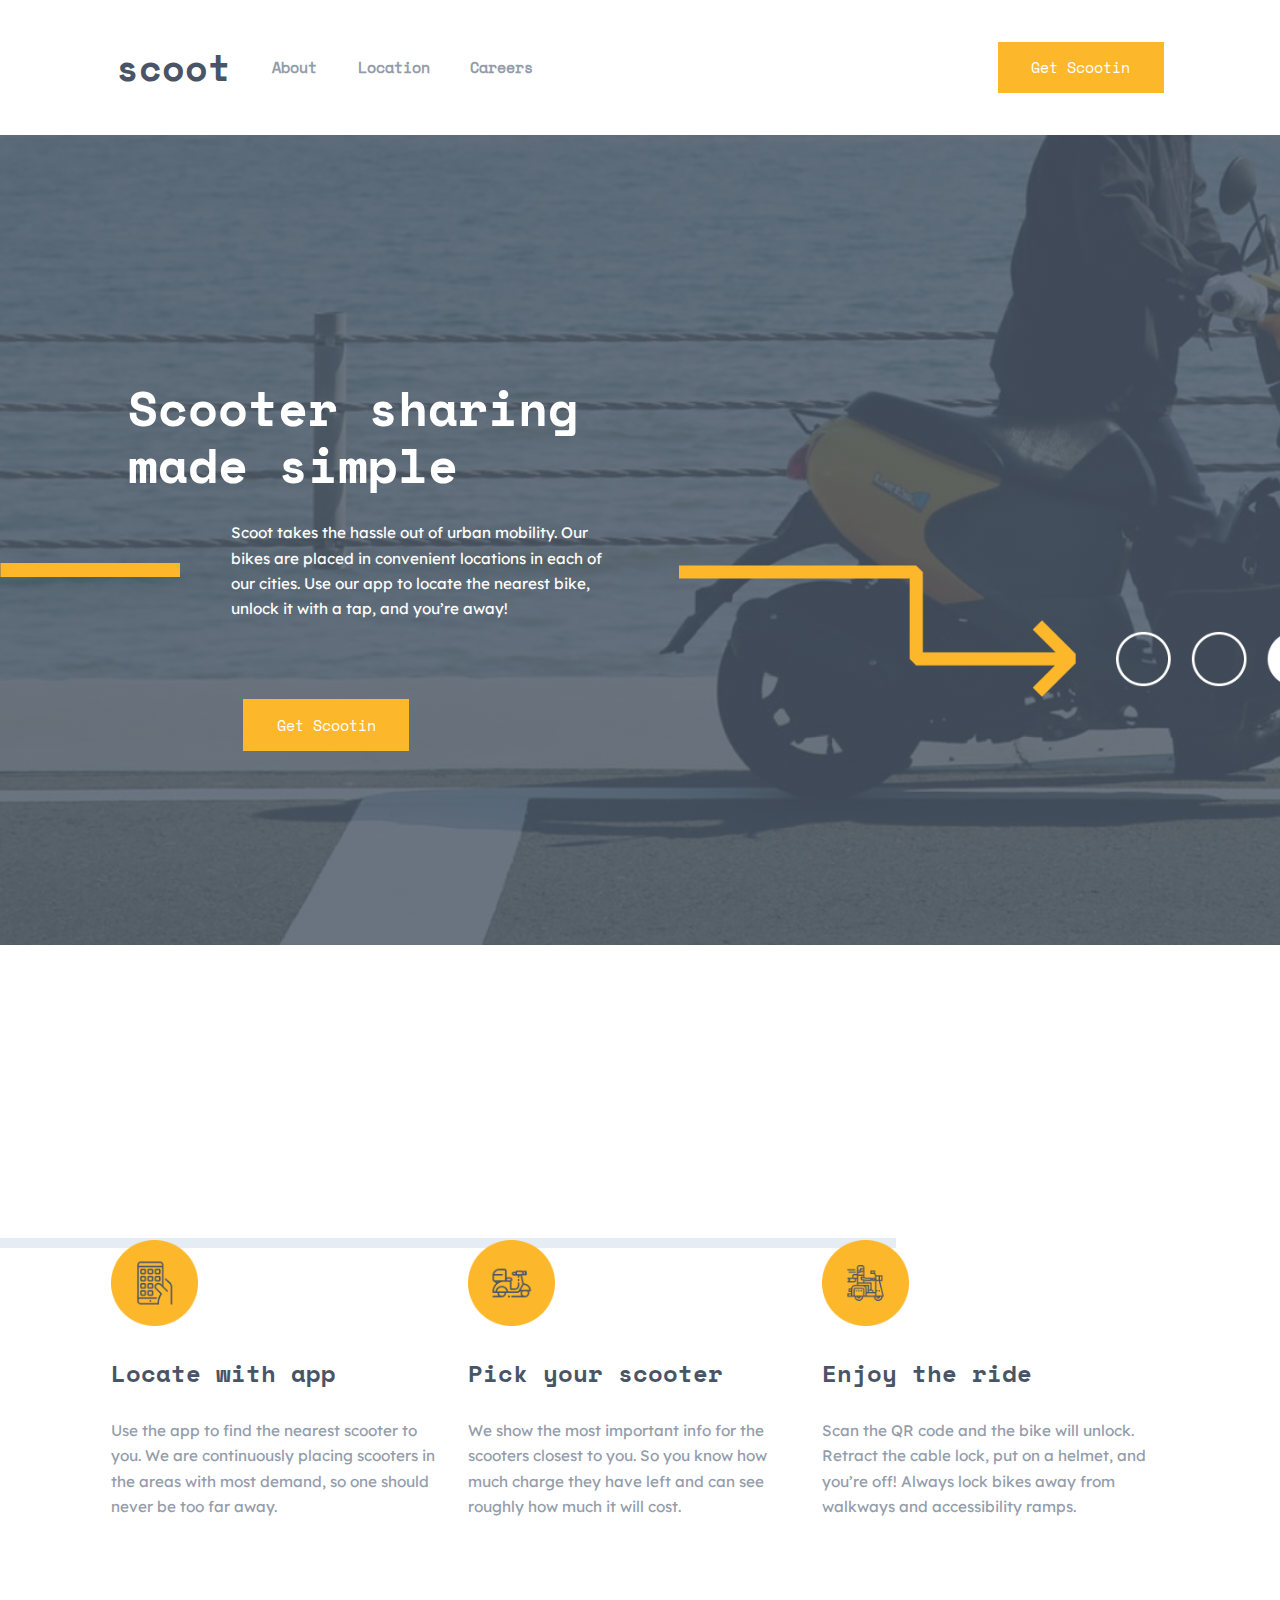
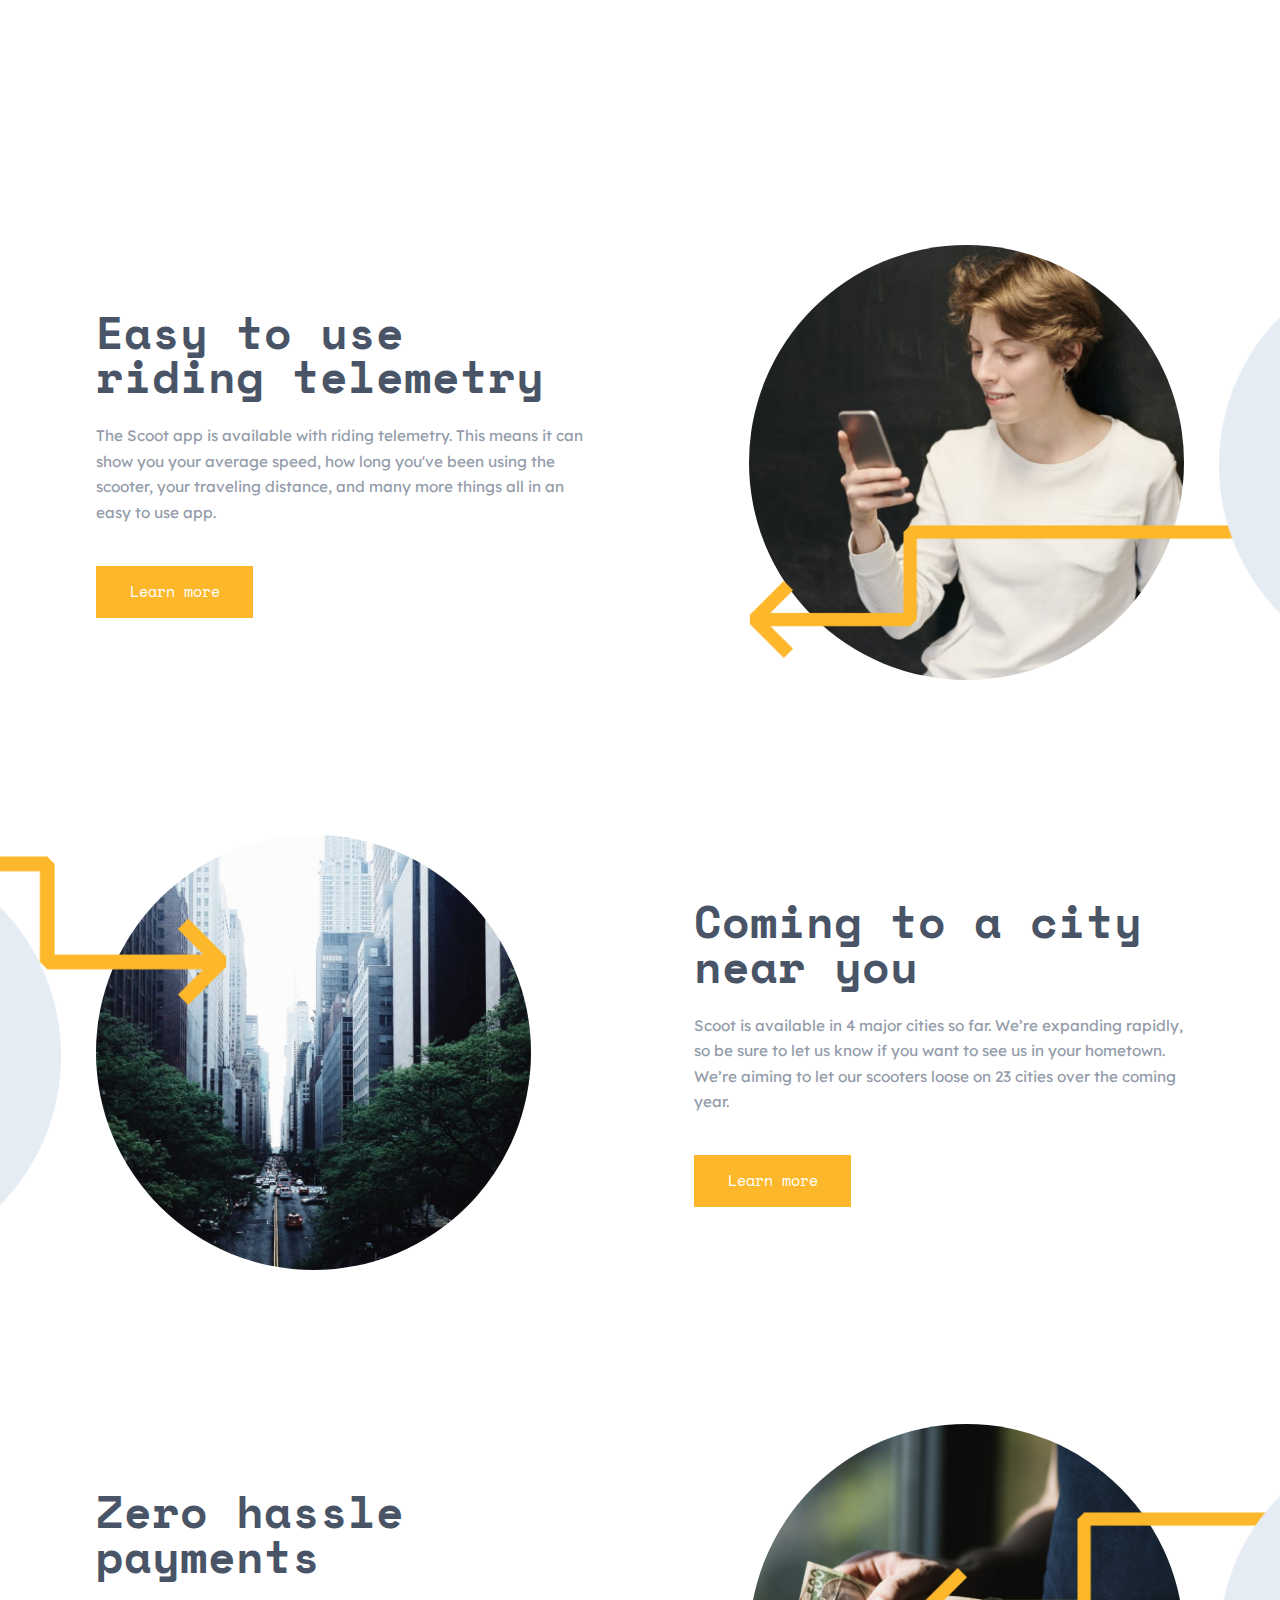
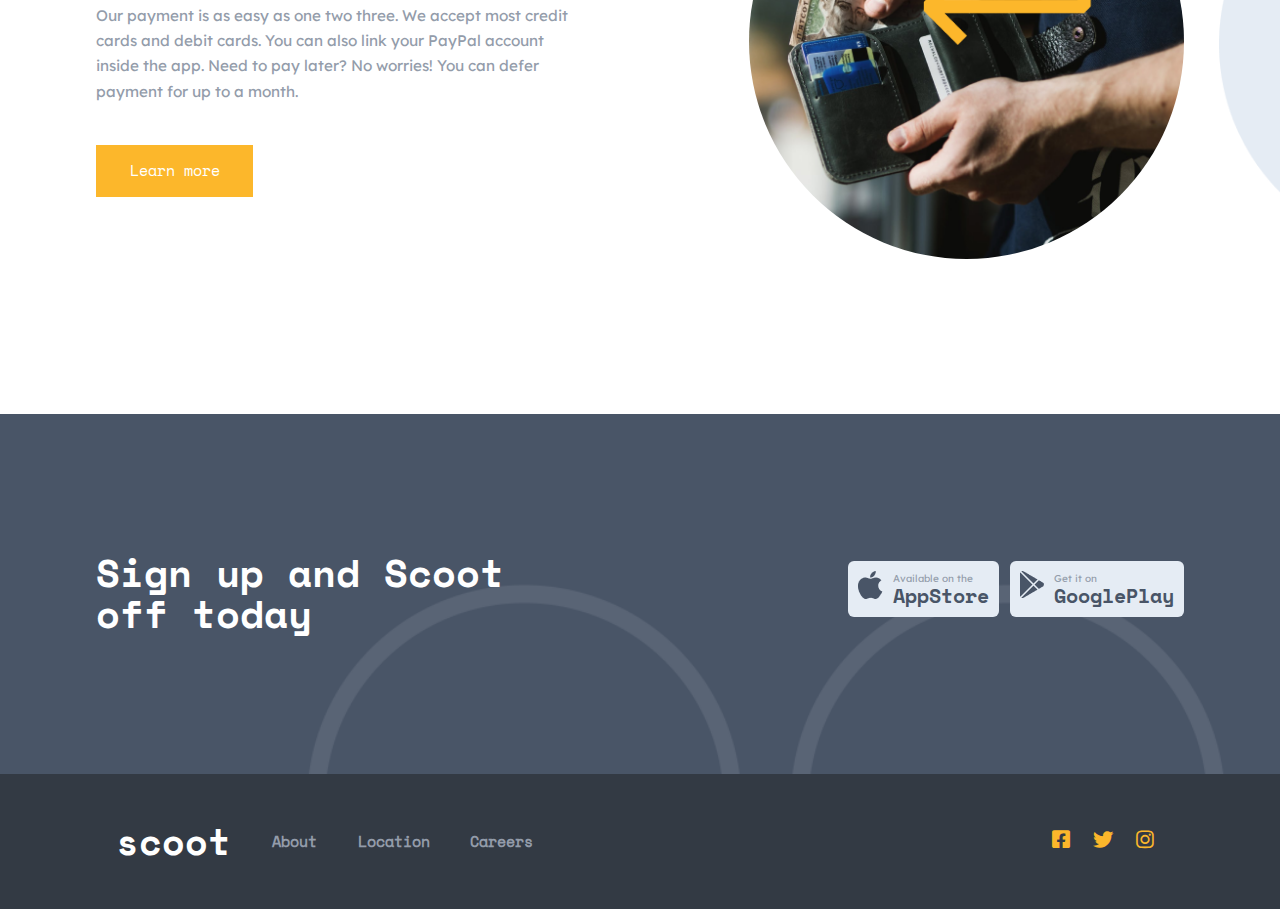
<file: index.html>
<!DOCTYPE html>
<html lang="en">
<head>
    <meta charset="UTF-8">
    <meta http-equiv="X-UA-Compatible" content="IE=edge">
    <meta name="viewport" content="width=device-width, initial-scale=1.0">
    <meta name="author" content="Arabboy Ismoilov">
    <meta
          name="description"
          content="Scootin is a scootins website"/>
    <link rel="icon" href="/assets/images/vespa.png">
    <link rel="stylesheet" href="./assets/fa/css/all.min.css">
    <link rel="stylesheet" href="./assets/css/style.css">
    <title>Scoot</title>
</head>
<body>
    <header class="main-head">
        <nav>
            <button onclick="Open()" id='hamburger' class='bar'>
                <svg width="32" height="32" viewBox="0 0 100 100">
                    <path class="line line1" d="M 20,29.000046 H 80.000231 C 80.000231,29.000046 94.498839,28.817352 94.532987,66.711331 94.543142,77.980673 90.966081,81.670246 85.259173,81.668997 79.552261,81.667751 75.000211,74.999942 75.000211,74.999942 L 25.000021,25.000058" />
                    <path class="line line2" d="M 20,50 H 80" />
                    <path class="line line3" d="M 20,70.999954 H 80.000231 C 80.000231,70.999954 94.498839,71.182648 94.532987,33.288669 94.543142,22.019327 90.966081,18.329754 85.259173,18.331003 79.552261,18.332249 75.000211,25.000058 75.000211,25.000058 L 25.000021,74.999942" />
                </svg>
            </button>
          <a href="./index.html"><h1 class="site-logo">scoot</h1></a> 
          <div class="nav-back-color" id="nav-menu-back"></div> 
            <ul id="nav-menu">
                <li class="nav-links"><a onclick="Open()" href="./about.html">About</a></li>
                <li class="nav-links"><a onclick="Open()" href="./location.html">Location</a></li>
                <li class="nav-links"><a onclick="Open()" href="./careers.html">Careers</a></li>
                <button>Get Scootin</button>
            </ul>
            <button>Get Scootin</button>
        </nav>
    </header>
    <main>
        <section class="hero">
            <h1>Scooter sharing made simple</h1>
            <div class="hero-text-part">
                <div class="arrow-start" ><img src="./assets/images/Path 2.png" alt="arrow"></div>
                
                <div class="hero-text-box">
                    <p>Scoot takes the hassle out of urban mobility. Our bikes are placed in convenient locations in each of our cities. Use our app to locate the nearest bike, unlock it with a tap, and you’re away!</p>
                </div>
                <div class="arrow-finish">
                    <div class="arrow-first"> <img  src="./assets/images/hero-arrow.png" alt="arrow"></div>
                    <div class="hero-circle"><img  src="./assets/images/Group 26.png" alt="aylana"> </div>
                
                </div>
                
            </div>
            <button>Get Scootin</button>

        </section>

        <section class="how-to">
            <div class="how-to-container">
                <div class="how-to-card">
                    <div class="how-to-image"><img src="./assets/images/how-to-1.png" alt="icon"></div>
                    <div class="how-to-text">
                        <h4>Locate with app</h4>
                        <p>Use the app to find the nearest scooter to you. We are continuously placing scooters in the areas with most demand, so one should never be too far away. </p>
                    </div>
                   
                </div>
                <div class="how-to-card">
                    <div class="how-to-image"><img src="./assets/images/how-to-2.png" alt="icon"></div>
                    <div class="how-to-text">
                        <h4>Pick your scooter</h4>
                        <p>We show the most important info for the scooters closest to you. So you know how much charge they have left and can see roughly how much it will cost. </p>
                    </div>
                </div>
                <div class="how-to-card">
                    <div class="how-to-image"><img src="./assets/images/how-to-3.png" alt="icon"></div>
                    <div class="how-to-text">
                        <h4>Enjoy the ride</h4>
                        <p>Scan the QR code and the bike will unlock. Retract the cable lock, put on a helmet, and you’re off! Always lock bikes away from walkways and accessibility ramps. </p>
                    </div>
                </div>
            </div>
        </section>

        <section class="homepage-about">
           <div class="home-about-container">
                <div class="homepage-about-card">
                    <div class="homepage-about-card-text">
                        <h2>Easy to use
                            riding telemetry</h2>
                            <p>The Scoot app is available with riding telemetry. This means it can show you your average speed, how long you've been using the scooter, your traveling distance, and many more things all in an easy to use app.</p>
                            <button>Learn more</button>
                    </div>
                    <div class="homepage-about-card-img">
                        <img class="home-circle-image" src="./assets/images/home-about1.png" alt="arrow">
                        <div class="home-about-arrow">
                            <img src="./assets/images/home-about-arrow1.png" alt="arrow">
                        </div>
                        <div class="home-about-mask">
                            <img src="./assets/images/home-about-mask.png" alt="mask">
                        </div>
                    </div>
                </div>
                <div class="homepage-about-card homepage-about-card2">
                    <div class="homepage-about-card-text">
                        <h2>Coming to a city near you</h2>
                            <p>Scoot is available in 4 major cities so far. We’re expanding rapidly, so be sure to let us know if you want to see us in your hometown. We’re aiming to let our scooters loose on 23 cities over the coming year.</p>
                            <button>Learn more</button>
                    </div>
                    <div class="homepage-about-card-img">
                        <img class="home-circle-image" src="./assets/images/home-about2.png" alt="">
                        <div class="home-about-arrow">
                            <img src="./assets/images/home-arrow-left.png" alt="arrow">
                        </div>
                        <div class="home-about-mask">
                            <img src="./assets/images/mask-left.png" alt="mask">
                        </div>
                    </div>
                </div>
                <div class="homepage-about-card homepage-about-card3">
                    <div class="homepage-about-card-text">
                        <h2>Zero hassle payments</h2>
                            <p>Our payment is as easy as one two three. We accept most credit cards and debit cards. You can also link your PayPal account inside the app. Need to pay later? No worries! You can defer payment for up to a month.</p>
                            <button>Learn more</button>
                    </div>
                    <div class="homepage-about-card-img">
                        <img class="home-circle-image" src="./assets/images/home-about3.png" alt="">
                        <div class="home-about-arrow">
                            <img src="./assets/images/home-about-arrow1.png" alt="arrow">
                        </div>
                        <div class="home-about-mask">
                            <img src="./assets/images/home-about-mask.png" alt="mask">
                        </div>
                    </div>
                </div>
           </div>
        </section>
    </main>
    <footer>
        <div class="footer-box">
            <div class="footer-container">
                <h3>Sign up and Scoot off today</h3>
                <div class="store-buttons">
                    <a href="#" class="apple-button apple-button2">
                        <div class="apple-logo">
                            <img src="./assets/images/apple.png" alt="apple">
                        </div>
                        <div class="apple-text">
                            <p>Available on the</p>
                            <h5>AppStore</h5>
                        </div>
                    </a>
                    <a href="#" class="apple-button">
                        <div class="apple-logo">
                            <img src="./assets/images/play-market.png" alt="play-market">
                        </div>
                        <div class="apple-text">
                            <p>Get it on</p>
                            <h5>GooglePlay</h5>
                        </div>
                    </a>
                </div>
            </div>
        </div>
       <div class="footer-menu">
        <div class="footer-links">
            <a href="./index.html"><h2 class="site-logo">scoot</h2></a>
            <ul>
                <li><a href="./about.html">About</a></li>
                <li><a href="./location.html">Location</a></li>
                <li><a href="./careers.html">Careers</a></li>
            </ul>
            <div class="footer-social-icons">
                <a href="#"><i class="fab fa-facebook-square"></i></a>
                <a href="#"><i class="fab fa-twitter"></i></a>
                <a href="#"><i class="fab fa-instagram"></i></a>
            </div>
        </div>
       </div>
    </footer>
    <script src="./assets/main.js"></script>
</body>
</html>
</file>
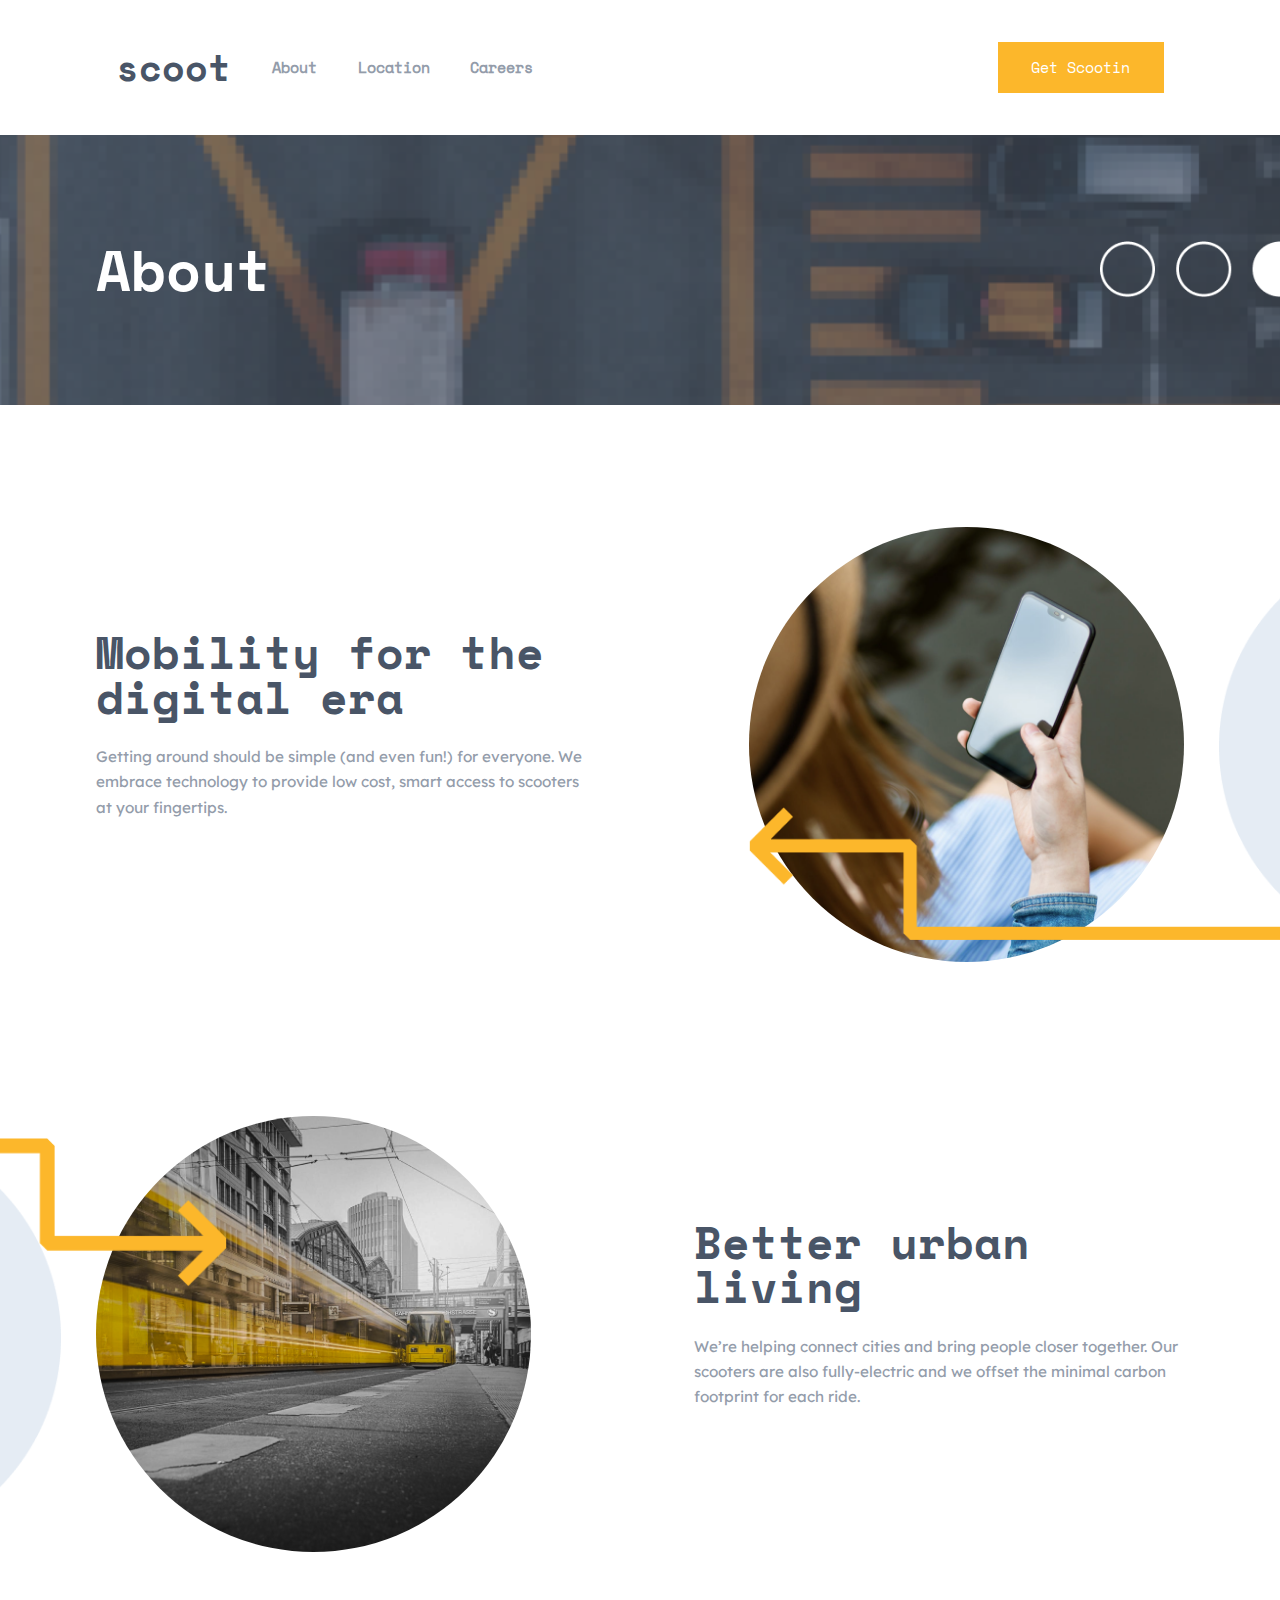
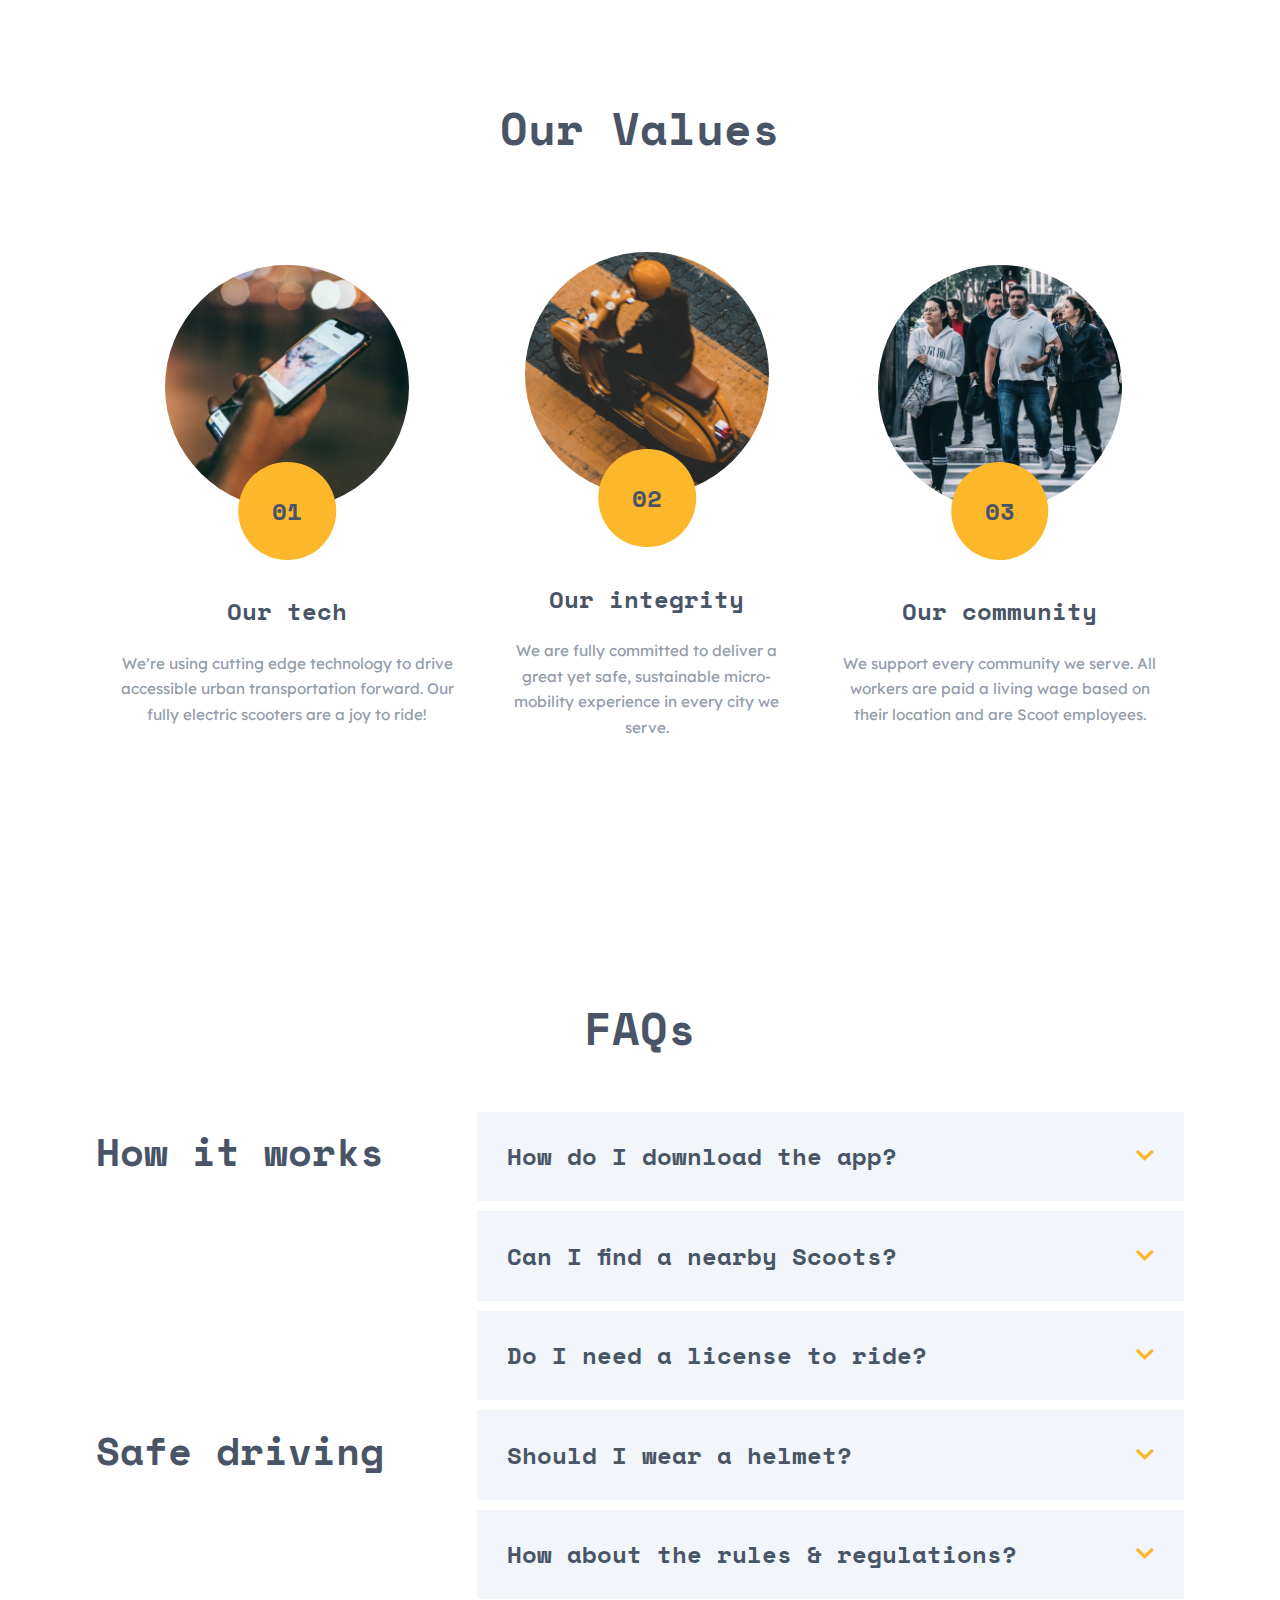
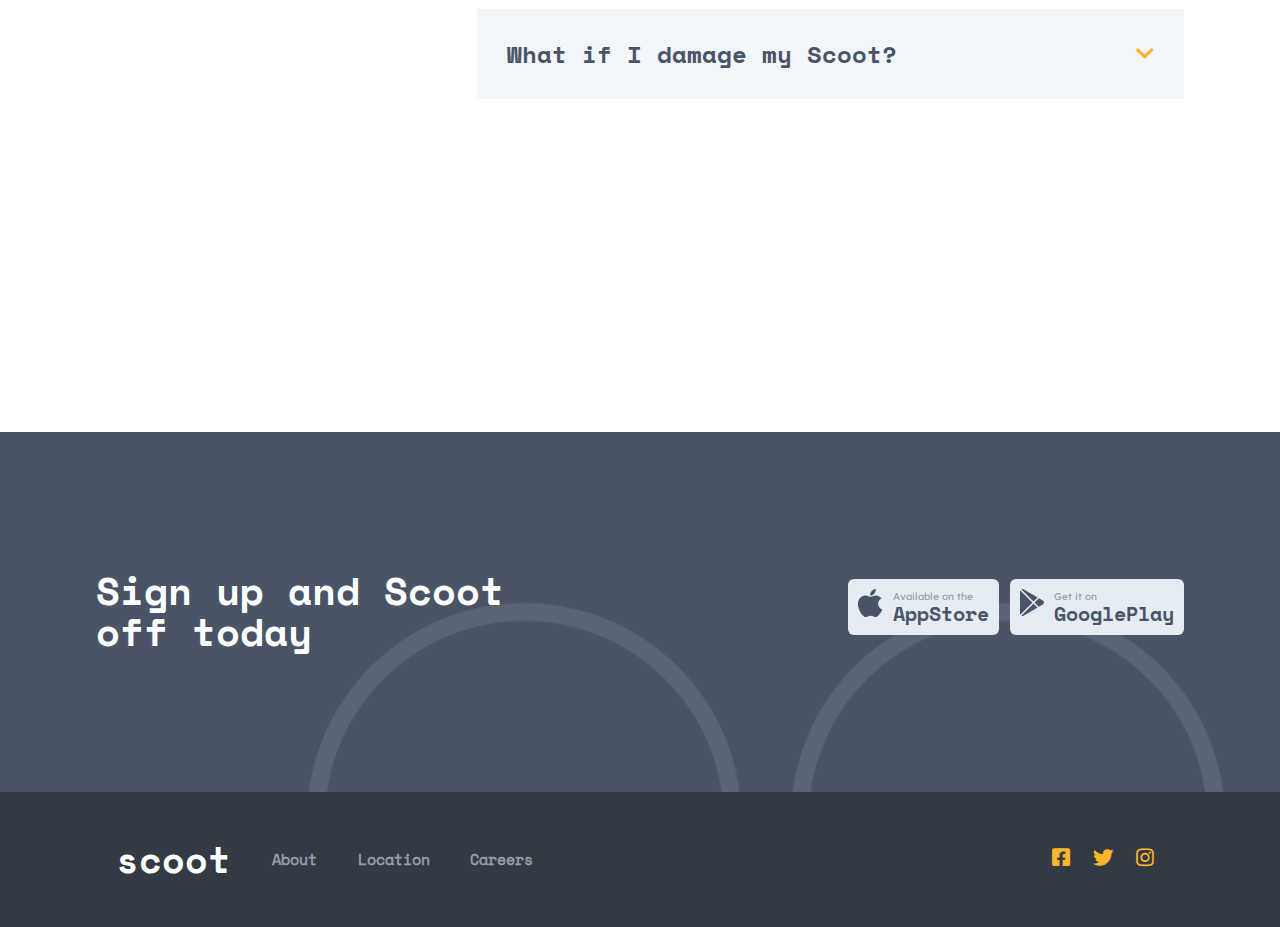
<file: about.html>
<!DOCTYPE html>
<html lang="en">
<head>
    <meta charset="UTF-8">
    <meta http-equiv="X-UA-Compatible" content="IE=edge">
    <meta name="viewport" content="width=device-width, initial-scale=1.0">
    <meta
        name="description"
        content="Scootin is a scootins website"/>
    <link rel="icon" href="/assets/images/vespa.png">
    <link rel="stylesheet" href="./assets/css/style.css">
    <link rel="stylesheet" href="./assets/fa/css/all.min.css">
    <title>Scoot</title>
</head>
<body>
    <header class="main-head">
        <nav>
            <button onclick="Open()" id='hamburger' class='bar'>
                <svg width="32" height="32" viewBox="0 0 100 100">
                    <path class="line line1" d="M 20,29.000046 H 80.000231 C 80.000231,29.000046 94.498839,28.817352 94.532987,66.711331 94.543142,77.980673 90.966081,81.670246 85.259173,81.668997 79.552261,81.667751 75.000211,74.999942 75.000211,74.999942 L 25.000021,25.000058" />
                    <path class="line line2" d="M 20,50 H 80" />
                    <path class="line line3" d="M 20,70.999954 H 80.000231 C 80.000231,70.999954 94.498839,71.182648 94.532987,33.288669 94.543142,22.019327 90.966081,18.329754 85.259173,18.331003 79.552261,18.332249 75.000211,25.000058 75.000211,25.000058 L 25.000021,74.999942" />
                </svg>
            </button>
          <a href="./index.html"><h1 class="site-logo">scoot</h1></a>  
          <div class="nav-back-color" id="nav-menu-back"></div> 
            <ul id="nav-menu">
                <li class="nav-links"><a onclick="Open()" href="./about.html">About</a></li>
                <li class="nav-links"><a onclick="Open()" href="./location.html">Location</a></li>
                <li class="nav-links"><a onclick="Open()" href="./careers.html">Careers</a></li>
            </ul>
            <button>Get Scootin</button>
        </nav>
    </header>
    <main>
        <section class="about-head">
            <div class="about-head-container">
                <h1>About</h1>
            </div>
            <div class="about-head-img">
                <img src="./assets/images/menu-background-tool.png" alt="circle">
            </div>
        </section>
        <section class="homepage-about about-about">
            <div class="home-about-container">
                 <div class="homepage-about-card about-about-card1">
                     <div class="homepage-about-card-text">
                         <h2>Mobility for the digital era</h2>
                             <p>Getting around should be simple (and even fun!) for everyone. We embrace technology to provide low cost, smart access to scooters at your fingertips.</p>
                     </div>
                     <div class="homepage-about-card-img">
                         <img class="home-circle-image" src="./assets/images/about-image.png" alt="arrow">
                         <div class="home-about-arrow">
                             <img src="./assets/images/about-about-image.png" alt="arrow">
                         </div>
                         <div class="home-about-mask">
                             <img src="./assets/images/home-about-mask.png" alt="mask">
                         </div>
                     </div>
                 </div>
                 <div class="homepage-about-card homepage-about-card2">
                     <div class="homepage-about-card-text">
                         <h2>Better urban living</h2>
                             <p>We’re helping connect cities and bring people closer together. Our scooters are also fully-electric and we offset the minimal carbon footprint for each ride.</p>
                     </div>
                     <div class="homepage-about-card-img">
                         <img class="home-circle-image" src="./assets/images/about-image2.png" alt="">
                         <div class="home-about-arrow">
                             <img src="./assets/images/home-arrow-left.png" alt="arrow">
                         </div>
                         <div class="home-about-mask">
                             <img src="./assets/images/mask-left.png" alt="mask">
                         </div>
                     </div>
                 </div>
                
            </div>
         </section>

         <section class="our-values">
             <h2>Our Values</h2>
             <div class="our-values-container">
                 <div class="our-values-card">
                     <div class="our-values-card-img">
                         <img src="./assets/images/our-value1.png" alt="value">
                         <div class="value-image-order"><h4>01</h4></div>
                     </div>
                     <h4 class="value-card-title">Our tech</h4>
                     <p>We’re using cutting edge technology to drive accessible urban transportation forward. Our fully electric scooters are a joy to ride!</p>
                 </div>
                 <div class="our-values-card">
                     <div class="our-values-card-img">
                         <img src="./assets/images/our-value2.png" alt="value">
                         <div class="value-image-order"><h4>02</h4></div>
                     </div>
                     <h4  class="value-card-title">Our integrity</h4>
                     <p>We are fully committed to deliver a great yet safe, sustainable micro-mobility experience in every city we serve.</p>
                 </div>
                 <div class="our-values-card">
                     <div class="our-values-card-img">
                         <img src="./assets/images/our-value3.png" alt="value">
                         <div class="value-image-order"><h4>03</h4></div>
                     </div>
                     <h4  class="value-card-title">Our community</h4>
                     <p>We support every community we serve. All workers are paid a living wage based on their location and are Scoot employees.</p>
                 </div>
             </div>
         </section>

         <section class="faqs">
             <h2>FAQs</h2>
             <div class="faqs-container">
                 <div class="faqs-box">
                     <h3>How it works</h3>
                    <div class="accordions-box">
                        <div class="accordion-content">
                            <div class="accordion"><h4>How do I download the app?</h4> <i class="fas fa-chevron-down"></i><i class="fas fa-chevron-up"></i></div>
                            <div class="panel">
                                <p>To download the Scoot app, you can search “Scoot” in both the App and Google Play stores. An even simpler way to do it would be to click the relevant link at the bottom of this page and you’ll be re-directed to the correct page.</p>
                            </div>
                        </div>
                        <div class="accordion-content">
                            <div class="accordion"><h4>Can I find a nearby Scoots?</h4> <i class="fas fa-chevron-down"></i> <i class="fas fa-chevron-up"></i></div>
                            <div class="panel">
                                <p>To download the Scoot app, you can search “Scoot” in both the App and Google Play stores. An even simpler way to do it would be to click the relevant link at the bottom of this page and you’ll be re-directed to the correct page.</p>
                            </div>
                        </div>
                        <div class="accordion-content">
                            <div class="accordion"><h4>Do I need a license to ride?</h4> <i class="fas fa-chevron-down"></i> <i class="fas fa-chevron-up"></i></div>
                            <div class="panel">
                                <p>To download the Scoot app, you can search “Scoot” in both the App and Google Play stores. An even simpler way to do it would be to click the relevant link at the bottom of this page and you’ll be re-directed to the correct page.</p>
                            </div>
                        </div>
                    </div>
                 </div>    
                 <div class="faqs-box">
                     <h3>Safe driving</h3>
                    <div class="accordions-box">
                        <div class="accordion-content">
                            <div class="accordion"><h4>Should I wear a helmet?</h4> <i class="fas fa-chevron-down"> </i> <i class="fas fa-chevron-up"></i></div>
                            <div class="panel">
                                <p>Yes, please do! All cities have different laws. But we strongly strongly strongly recommend always wearing a helmet regardless of the local laws. We like you and we want you to be as safe as possible while Scooting.</p>
                            </div>
                        </div>
                        <div class="accordion-content">
                            <div class="accordion"><h4>How about the rules & regulations?</h4> <i class="fas fa-chevron-down"></i> <i class="fas fa-chevron-up"></i></div>
                            <div class="panel">
                                <p>To download the Scoot app, you can search “Scoot” in both the App and Google Play stores. An even simpler way to do it would be to click the relevant link at the bottom of this page and you’ll be re-directed to the correct page.</p>
                            </div>
                        </div>
                        <div class="accordion-content">
                            <div class="accordion"><h4>What if I damage my Scoot?</h4> <i class="fas fa-chevron-down"></i> <i class="fas fa-chevron-up"></i></div>
                            <div class="panel">
                                <p>To download the Scoot app, you can search “Scoot” in both the App and Google Play stores. An even simpler way to do it would be to click the relevant link at the bottom of this page and you’ll be re-directed to the correct page.</p>
                            </div>
                        </div>
                    </div>
                 </div>    
             </div>
         </section>
    </main>
    <footer>
        <div class="footer-box">
            <div class="footer-container">
                <h3>Sign up and Scoot off today</h3>
                <div class="store-buttons">
                    <a href="#" class="apple-button apple-button2">
                        <div class="apple-logo">
                            <img src="./assets/images/apple.png" alt="apple">
                        </div>
                        <div class="apple-text ">
                            <p>Available on the</p>
                            <h5>AppStore</h5>
                        </div>
                    </a>
                    <a href="#" class="apple-button">
                        <div class="apple-logo">
                            <img src="./assets/images/play-market.png" alt="play-market">
                        </div>
                        <div class="apple-text">
                            <p>Get it on</p>
                            <h5>GooglePlay</h5>
                        </div>
                    </a>
                </div>
            </div>
        </div>
       <div class="footer-menu">
        <div class="footer-links">
            <a href="./index.html"><h2 class="site-logo">scoot</h2></a>
            <ul>
                <li><a href="./about.html">About</a></li>
                <li><a href="./location.html">Location</a></li>
                <li><a href="./careers.html">Careers</a></li>
            </ul>
            <div class="footer-social-icons">
                <a href="#"><i class="fab fa-facebook-square"></i></a>
                <a href="#"><i class="fab fa-twitter"></i></a>
                <a href="#"><i class="fab fa-instagram"></i></a>
            </div>
        </div>
       </div>
    </footer>
    <script src="./assets/main.js"></script>
</body>
</html>
</file>
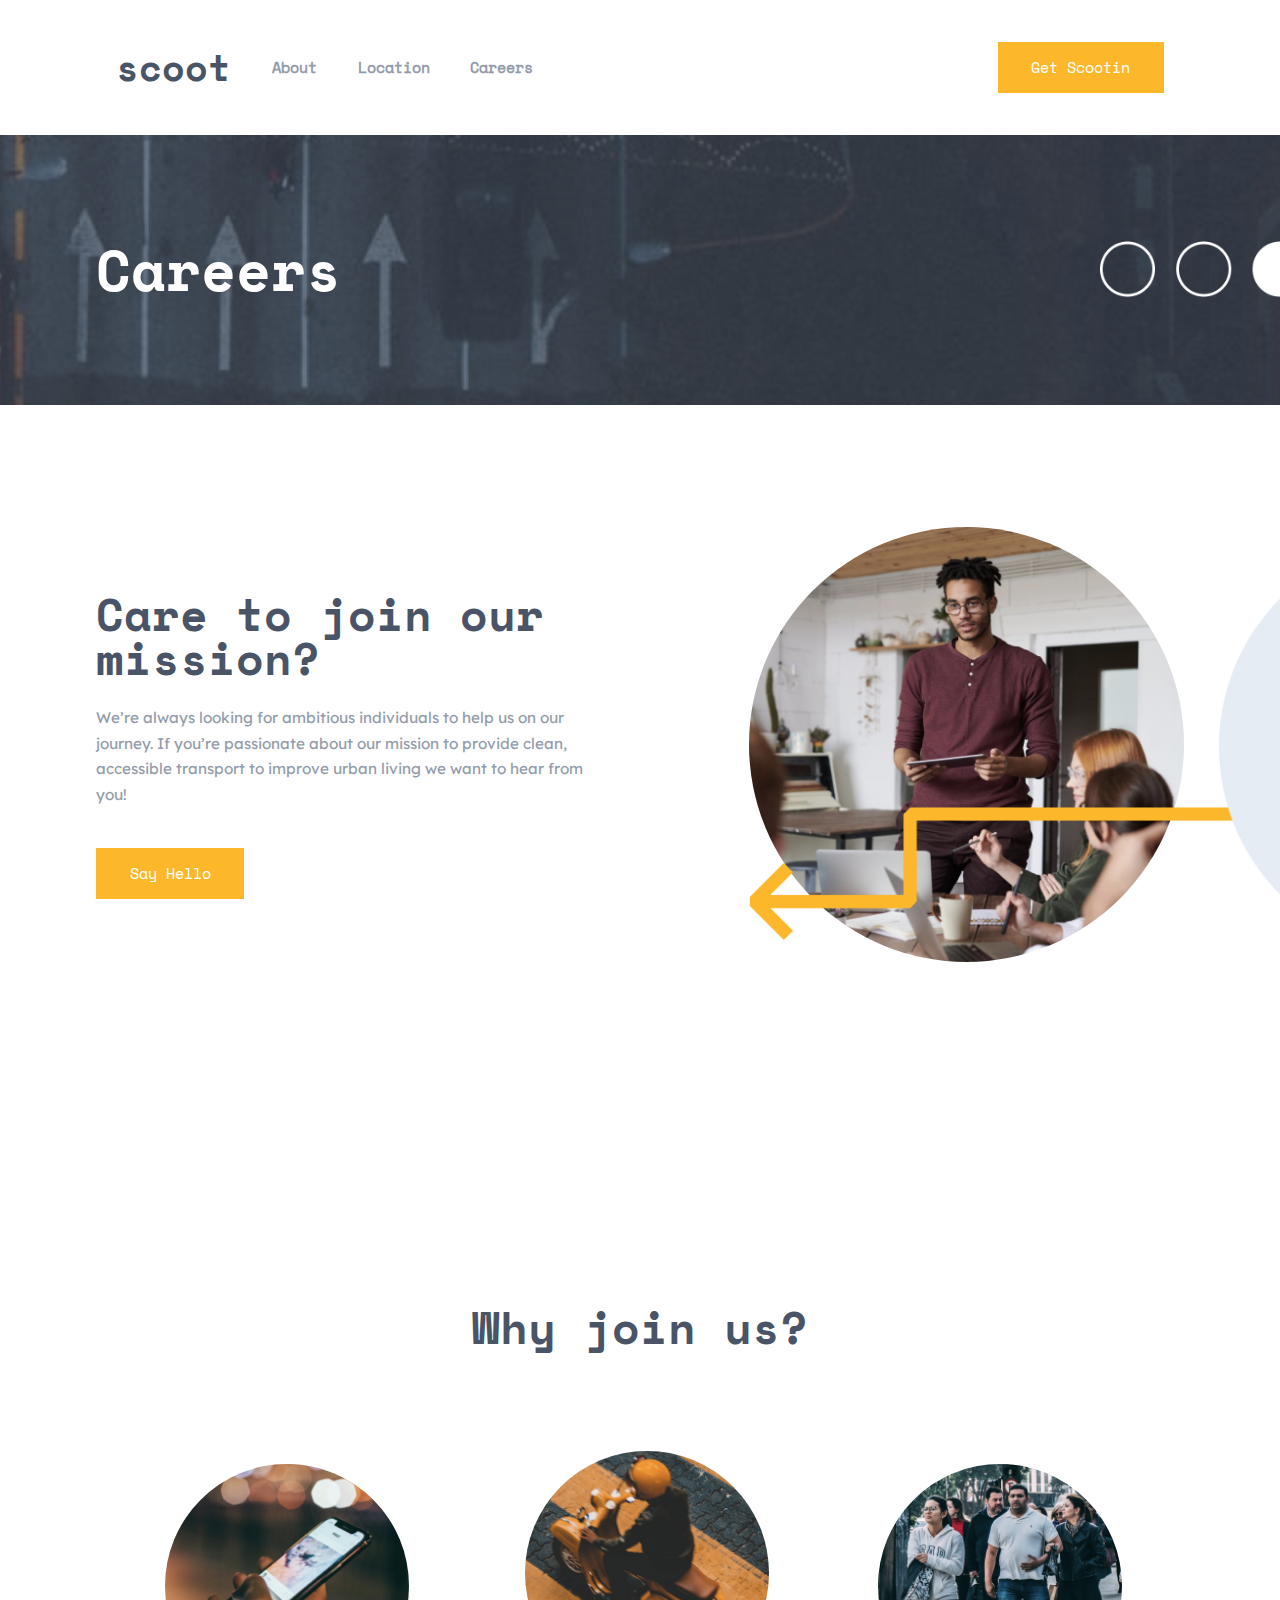
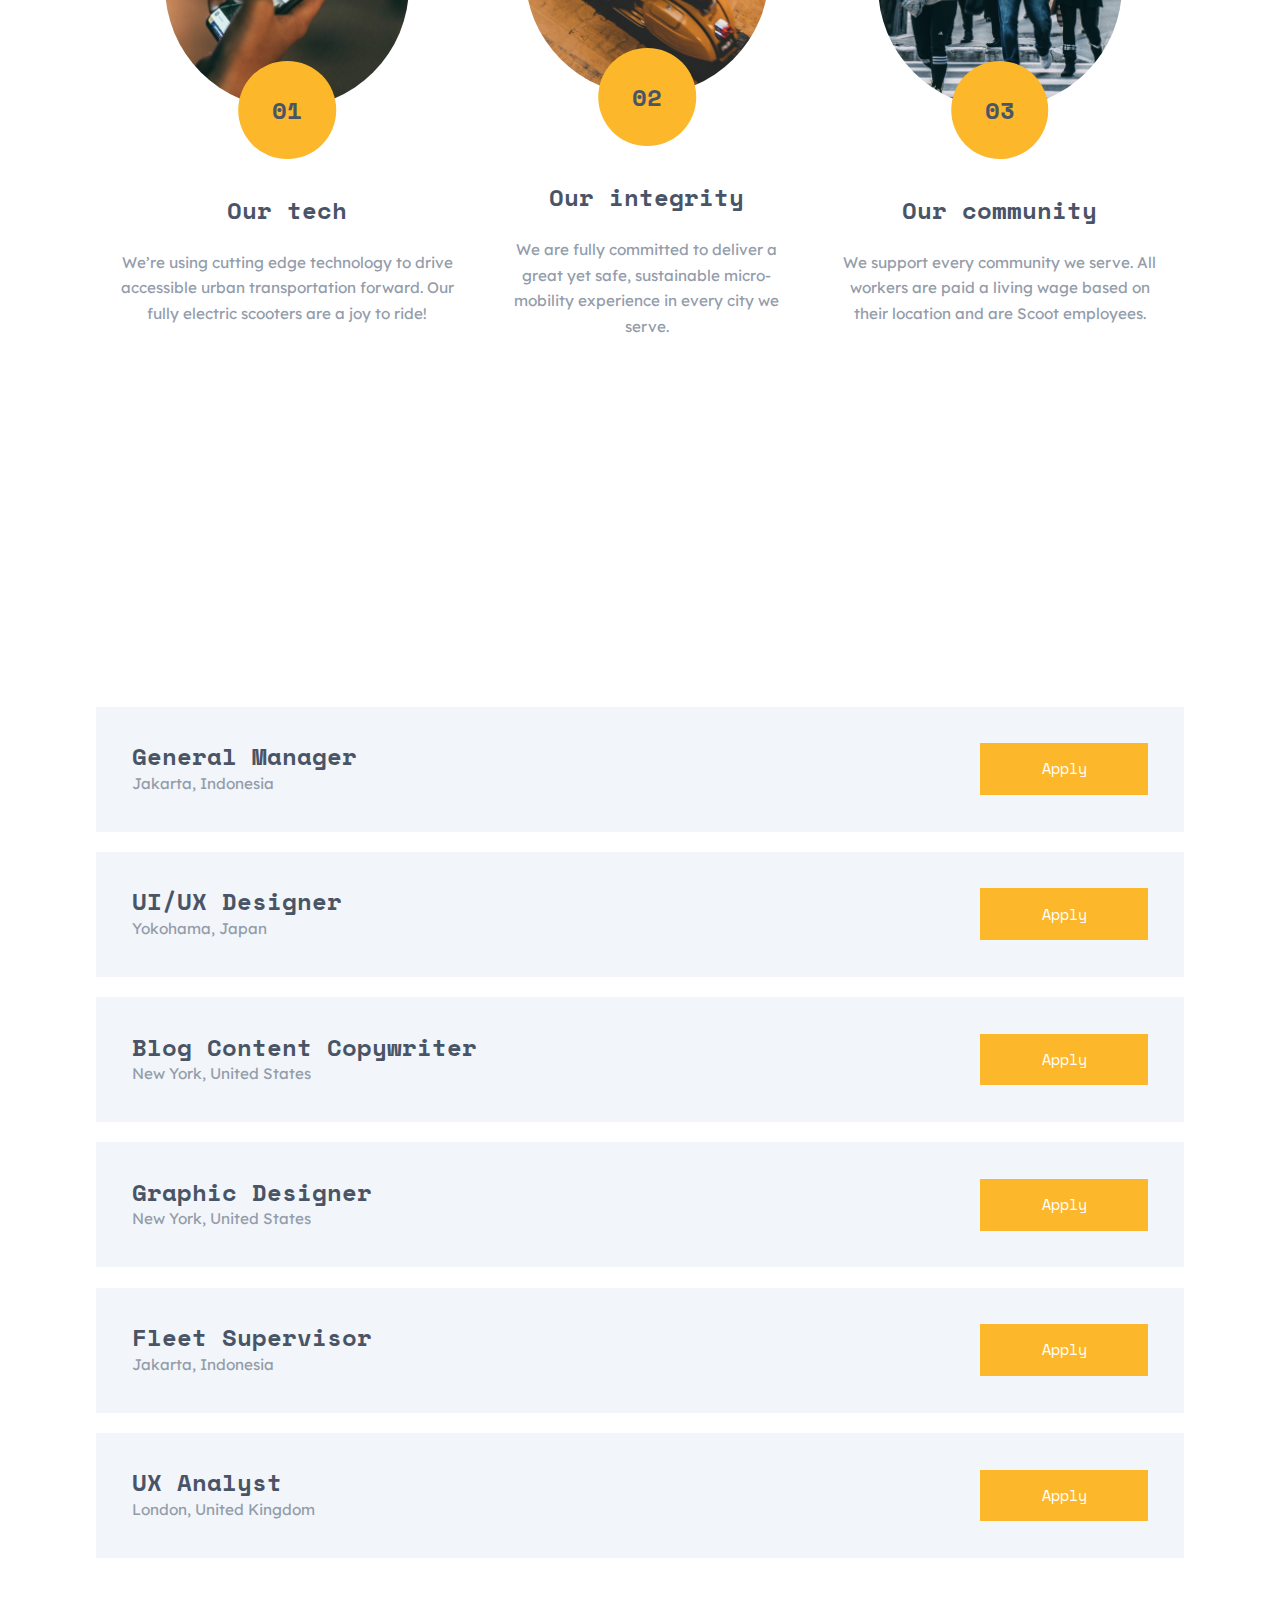
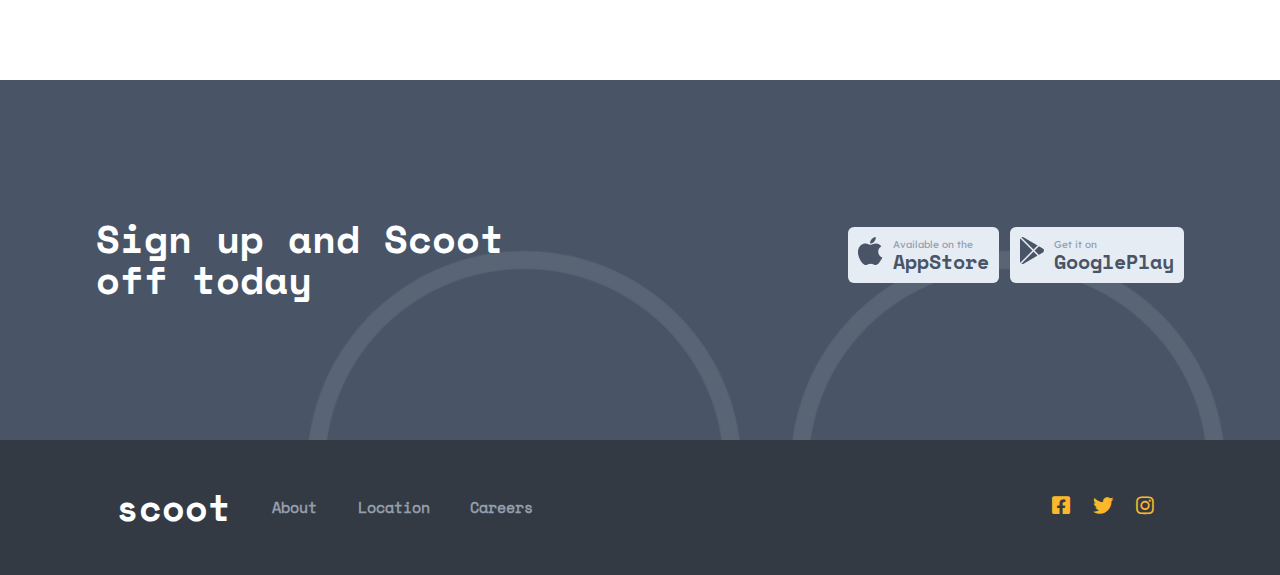
<file: careers.html>
<!DOCTYPE html>
<html lang="en">
    <head>
        <meta charset="UTF-8">
        <meta http-equiv="X-UA-Compatible" content="IE=edge">
        <meta name="viewport" content="width=device-width, initial-scale=1.0">
        <meta
              name="description"
              content="Scootin is a scootins website"/>
        <link rel="icon" href="/assets/images/vespa.png">
        <link rel="stylesheet" href="./assets/css/style.css">
        <link rel="stylesheet" href="./assets/fa/css/all.min.css">
        <title>Scoot</title>
    </head>
<body>
    <header class="main-head">
        <nav>
            <button onclick="Open()" id='hamburger' class='bar'>
                <svg width="32" height="32" viewBox="0 0 100 100">
                    <path class="line line1" d="M 20,29.000046 H 80.000231 C 80.000231,29.000046 94.498839,28.817352 94.532987,66.711331 94.543142,77.980673 90.966081,81.670246 85.259173,81.668997 79.552261,81.667751 75.000211,74.999942 75.000211,74.999942 L 25.000021,25.000058" />
                    <path class="line line2" d="M 20,50 H 80" />
                    <path class="line line3" d="M 20,70.999954 H 80.000231 C 80.000231,70.999954 94.498839,71.182648 94.532987,33.288669 94.543142,22.019327 90.966081,18.329754 85.259173,18.331003 79.552261,18.332249 75.000211,25.000058 75.000211,25.000058 L 25.000021,74.999942" />
                </svg>
            </button>
          <a href="./index.html"><h1 class="site-logo">scoot</h1></a>  
          <div class="nav-back-color" id="nav-menu-back"></div> 
            <ul id="nav-menu">
                <li class="nav-links"><a onclick="Open()" href="./about.html">About</a></li>
                <li class="nav-links"><a onclick="Open()" href="./location.html">Location</a></li>
                <li class="nav-links"><a onclick="Open()" href="./careers.html">Careers</a></li>
            </ul>
            <button>Get Scootin</button>
        </nav>
    </header>

    <main>
        <section class="about-head career-head">
            <div class="about-head-container">
                <h1>Careers</h1>
            </div>
            <div class="about-head-img">
                <img src="./assets/images/menu-background-tool.png" alt="circle">
            </div>
        </section>

        <section class="homepage-about about-about">
            <div class="home-about-container">
                 <div class="homepage-about-card">
                     <div class="homepage-about-card-text">
                         <h2>Care to join our mission?</h2>
                             <p>We’re always looking for ambitious individuals to help us on our journey. If you’re passionate about our mission to provide clean, accessible transport to improve urban living we want to hear from you!</p>
                             <button>Say Hello</button>
                     </div>
                     <div class="homepage-about-card-img">
                         <img class="home-circle-image" src="./assets/images/career-circle-img.png" alt="arrow">
                         <div class="home-about-arrow">
                             <img src="./assets/images/home-about-arrow1.png" alt="arrow">
                         </div>
                         <div class="home-about-mask">
                             <img src="./assets/images/home-about-mask.png" alt="mask">
                         </div>
                     </div>
                 </div>
                
            </div>
         </section>

         <section class="our-values">
            <h2>Why join us?</h2>
            <div class="our-values-container">
                <div class="our-values-card">
                    <div class="our-values-card-img">
                        <img src="./assets/images/our-value1.png" alt="value">
                        <div class="value-image-order"><h4>01</h4></div>
                    </div>
                    <h4 class="value-card-title">Our tech</h4>
                    <p>We’re using cutting edge technology to drive accessible urban transportation forward. Our fully electric scooters are a joy to ride!</p>
                </div>
                <div class="our-values-card">
                    <div class="our-values-card-img">
                        <img src="./assets/images/our-value2.png" alt="value">
                        <div class="value-image-order"><h4>02</h4></div>
                    </div>
                    <h4  class="value-card-title">Our integrity</h4>
                    <p>We are fully committed to deliver a great yet safe, sustainable micro-mobility experience in every city we serve.</p>
                </div>
                <div class="our-values-card">
                    <div class="our-values-card-img">
                        <img src="./assets/images/our-value3.png" alt="value">
                        <div class="value-image-order"><h4>03</h4></div>
                    </div>
                    <h4  class="value-card-title">Our community</h4>
                    <p>We support every community we serve. All workers are paid a living wage based on their location and are Scoot employees.</p>
                </div>
            </div>
        </section>

        <section class="employee">
            <div class="employee-container">
                <div class="employee-card">
                    <div class="employee-name">
                        <h4>General Manager</h4>
                        <p>Jakarta, Indonesia</p>
                    </div>
                    <button>Apply</button>
                </div>
                <div class="employee-card">
                    <div class="employee-name">
                        <h4>UI/UX Designer</h4>
                        <p>Yokohama, Japan</p>
                    </div>
                    <button>Apply</button>
                </div>
                <div class="employee-card">
                    <div class="employee-name">
                        <h4>Blog Content Copywriter</h4>
                        <p>New York, United States</p>
                    </div>
                    <button>Apply</button>
                </div>
                <div class="employee-card">
                    <div class="employee-name">
                        <h4>Graphic Designer</h4>
                        <p>New York, United States</p>
                    </div>
                    <button>Apply</button>
                </div>
                <div class="employee-card">
                    <div class="employee-name">
                        <h4>Fleet Supervisor</h4>
                        <p>Jakarta, Indonesia</p>
                    </div>
                    <button>Apply</button>
                </div>
                <div class="employee-card">
                    <div class="employee-name">
                        <h4>UX Analyst</h4>
                        <p>London, United Kingdom</p>
                    </div>
                    <button>Apply</button>
                </div>
            </div>
        </section>
    </main>

    <footer>
        <div class="footer-box">
            <div class="footer-container">
                <h3>Sign up and Scoot off today</h3>
                <div class="store-buttons">
                    <a href="#" class="apple-button apple-button2">
                        <div class="apple-logo">
                            <img src="./assets/images/apple.png" alt="apple">
                        </div>
                        <div class="apple-text ">
                            <p>Available on the</p>
                            <h5>AppStore</h5>
                        </div>
                    </a>
                    <a href="#" class="apple-button">
                        <div class="apple-logo">
                            <img src="./assets/images/play-market.png" alt="play-market">
                        </div>
                        <div class="apple-text">
                            <p>Get it on</p>
                            <h5>GooglePlay</h5>
                        </div>
                    </a>
                </div>
            </div>
        </div>
       <div class="footer-menu">
        <div class="footer-links">
            <a href="./index.html"><h2 class="site-logo">scoot</h2></a>
            <ul>
                <li><a href="./about.html">About</a></li>
                <li><a href="./location.html">Location</a></li>
                <li><a href="./careers.html">Careers</a></li>
            </ul>
            <div class="footer-social-icons">
                <a href="#"><i class="fab fa-facebook-square"></i></a>
                <a href="#"><i class="fab fa-twitter"></i></a>
                <a href="#"><i class="fab fa-instagram"></i></a>
            </div>
        </div>
       </div>
    </footer>
    <script src="./assets/main.js"></script>
</body>
</html>
</file>
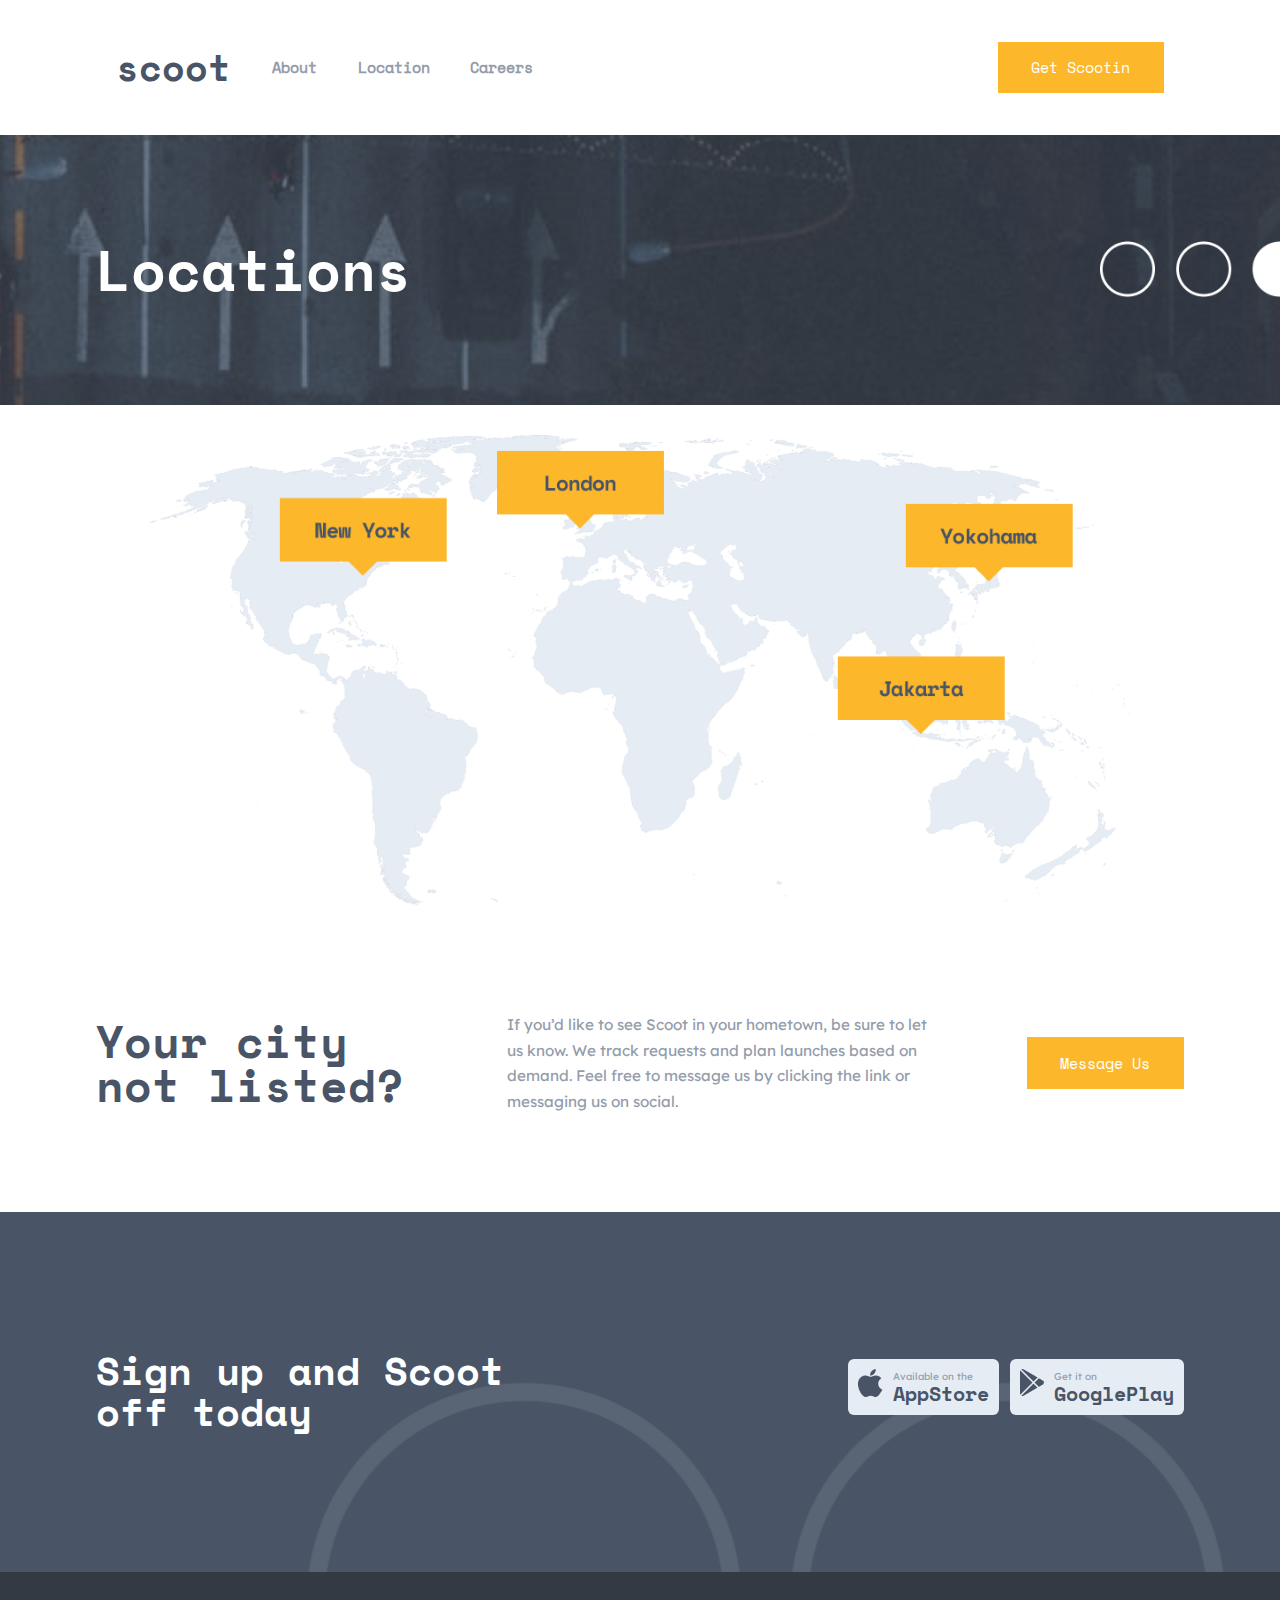
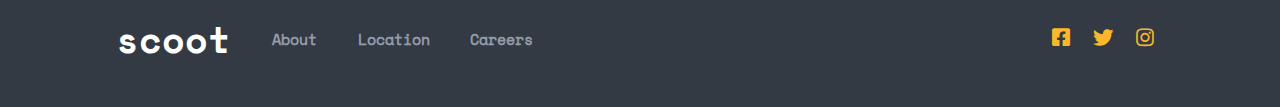
<file: location.html>
<!DOCTYPE html>
<html lang="en">
    <head>
        <meta charset="UTF-8">
        <meta http-equiv="X-UA-Compatible" content="IE=edge">
        <meta name="viewport" content="width=device-width, initial-scale=1.0">
        <meta
              name="description"
              content="Scootin is a scootins website"/>
        <link rel="icon" href="/assets/images/vespa.png">
        <link rel="stylesheet" href="./assets/css/style.css">
        <link rel="stylesheet" href="./assets/fa/css/all.min.css">
        <title>Scoot</title>
    </head>
<body>
    <header class="main-head">
        <nav>
            <button onclick="Open()" id='hamburger' class='bar'>
                <svg width="32" height="32" viewBox="0 0 100 100">
                    <path class="line line1" d="M 20,29.000046 H 80.000231 C 80.000231,29.000046 94.498839,28.817352 94.532987,66.711331 94.543142,77.980673 90.966081,81.670246 85.259173,81.668997 79.552261,81.667751 75.000211,74.999942 75.000211,74.999942 L 25.000021,25.000058" />
                    <path class="line line2" d="M 20,50 H 80" />
                    <path class="line line3" d="M 20,70.999954 H 80.000231 C 80.000231,70.999954 94.498839,71.182648 94.532987,33.288669 94.543142,22.019327 90.966081,18.329754 85.259173,18.331003 79.552261,18.332249 75.000211,25.000058 75.000211,25.000058 L 25.000021,74.999942" />
                </svg>
            </button>
          <a href="./index.html"><h1 class="site-logo">scoot</h1></a>  
          <div class="nav-back-color" id="nav-menu-back"></div> 
            <ul id="nav-menu">
                <li class="nav-links"><a onclick="Open()" href="./about.html">About</a></li>
                <li class="nav-links"><a onclick="Open()" href="./location.html">Location</a></li>
                <li class="nav-links"><a onclick="Open()" href="./careers.html">Careers</a></li>
            </ul>
            <button>Get Scootin</button>
        </nav>
    </header>
        <main>
            <section class="about-head career-head">
                <div class="about-head-container">
                    <h1>Locations</h1>
                </div>
                <div class="about-head-img">
                    <img src="./assets/images/menu-background-tool.png" alt="circle">
                </div>
            </section>
            <section class="location-map">
                <div class="location-map-container">
                        <img class="desktop-image" src="./assets/images/map-new.png" alt="map">
                        <img class="mobile-image" src="./assets/images/map-mobile.png" alt="map">
                        <div class="locations-text"><h4>New York</h4></div>
                        <div class="locations-text"><h4>London</h4></div>
                        <div class="locations-text"><h4>Jakarta</h4></div>
                        <div class="locations-text"><h4>Yokohama</h4></div>
                    <!-- <div class="location-text1">
                        <h4>New York</h4>
                        <span></span>
                    </div>
                    <div class="location-text1 location-text2">
                        <h4>London</h4>
                        <span></span>
                    </div>
                    <div class="location-text1 location-text3">
                        <h4>Yokohama</h4>
                        <span></span>
                    </div>
                    <div class="location-text1 location-text4">
                        <h4>Jakarta</h4>
                        <span></span>
                    </div> -->
                </div>
            </section>
            <section class="message-us">
                <div class="message-us-container">
                    <h2>Your city not listed?</h2>
                    <p>If you’d like to see Scoot in your hometown, be sure to let us know. We track requests and plan launches based on demand. Feel free to message us by clicking the link or messaging us on social.</p>
                    <button>Message Us</button>
                </div>
            </section>
        </main>
    <footer>
        <div class="footer-box">
            <div class="footer-container">
                <h3>Sign up and Scoot off today</h3>
                <div class="store-buttons">
                    <a href="#" class="apple-button apple-button2">
                        <div class="apple-logo">
                            <img src="./assets/images/apple.png" alt="apple">
                        </div>
                        <div class="apple-text ">
                            <p>Available on the</p>
                            <h5>AppStore</h5>
                        </div>
                    </a>
                    <a href="#" class="apple-button">
                        <div class="apple-logo">
                            <img src="./assets/images/play-market.png" alt="play-market">
                        </div>
                        <div class="apple-text">
                            <p>Get it on</p>
                            <h5>GooglePlay</h5>
                        </div>
                    </a>
                </div>
            </div>
        </div>
       <div class="footer-menu">
        <div class="footer-links">
            <a href="./index.html"><h2 class="site-logo">scoot</h2></a>
            <ul>
                <li><a href="./about.html">About</a></li>
                <li><a href="./location.html">Location</a></li>
                <li><a href="./careers.html">Careers</a></li>
            </ul>
            <div class="footer-social-icons">
                <a href="#"><i class="fab fa-facebook-square"></i></a>
                <a href="#"><i class="fab fa-twitter"></i></a>
                <a href="#"><i class="fab fa-instagram"></i></a>
            </div>
        </div>
       </div>
    </footer>
    <script src="./assets/main.js"></script>
    
</body>
</html>
</file>
<file: assets/css/style.css>
* {
  margin: 0;
  padding: 0;
  -webkit-box-sizing: border-box;
          box-sizing: border-box;
}

html {
  font-size: 63.5%;
}

@font-face {
  font-family: 'LexendDeca-Regular';
  src: url("../fonts/LexendDeca-Regular.ttf");
}

@font-face {
  font-family: 'SpaceMono-Regular';
  src: url("../fonts/SpaceMono-Regular.ttf");
}

@font-face {
  font-family: 'SpaceMono-Bold';
  src: url("../fonts/SpaceMono-Bold.ttf");
}

h1 {
  font-size: 5.6rem;
  font-family: 'SpaceMono-Bold';
  line-height: 5.6rem;
  letter-spacing: -2.5;
  color: #495567;
}

h2 {
  font-size: 4.4rem;
  font-family: 'SpaceMono-Bold';
  line-height: 4.4rem;
  letter-spacing: -2.14;
  color: #495567;
}

h3 {
  font-size: 3.8rem;
  font-family: 'SpaceMono-Bold';
  line-height: 4rem;
  letter-spacing: -1.79;
  color: #495567;
}

h4 {
  font-size: 2.4rem;
  font-family: 'SpaceMono-Bold';
  line-height: 2.8rem;
  letter-spacing: -1.07;
  color: #495567;
}

h5 {
  font-size: 2rem;
  font-family: 'SpaceMono-Bold';
  line-height: 2rem;
  letter-spacing: -1.07;
  color: #495567;
}

li, button, label, input, p, a {
  font-size: 1.5rem;
  line-height: 2.5rem;
  font-family: 'LexendDeca-Regular';
  color: #939CAA;
}

a {
  text-decoration: none;
}

ul {
  list-style-type: none;
}

button {
  background-color: #FCB72B;
  padding: 1.2rem 3.2rem;
  color: white;
  font-family: 'SpaceMono-Regular';
  border: 1px solid transparent;
  -webkit-box-sizing: border-box;
          box-sizing: border-box;
  cursor: pointer;
}

button:hover {
  background-color: rgba(0, 0, 0, 0);
  color: #FCB72B;
  border: 1px solid #FCB72B;
}

.main-head {
  width: 100%;
  position: relative;
}

.scroll-disable {
  overflow: unset;
}

nav {
  width: 85%;
  margin: 0 auto;
  display: -webkit-box;
  display: -ms-flexbox;
  display: flex;
  -webkit-box-pack: center;
      -ms-flex-pack: center;
          justify-content: center;
  -webkit-box-align: center;
      -ms-flex-align: center;
          align-items: center;
  min-height: 15vh;
  padding: 2rem;
}

nav h1 {
  font-size: 3.6rem;
  margin-right: 2rem;
  color: #495567;
}

nav ul {
  display: -webkit-box;
  display: -ms-flexbox;
  display: flex;
  -webkit-box-pack: start;
      -ms-flex-pack: start;
          justify-content: flex-start;
  -webkit-box-align: center;
      -ms-flex-align: center;
          align-items: center;
  -webkit-box-flex: 1;
      -ms-flex: 1 1 auto;
          flex: 1 1 auto;
}

nav ul button {
  display: none;
}

.nav-links {
  padding: 0 2rem;
}

.nav-links a {
  color: #939CAA;
  font-family: 'SpaceMono-Regular';
  font-weight: bold;
}

.nav-links a:hover {
  color: #FCB72B;
}

/* Navbar Toggler */
.bar {
  background-color: transparent;
  border: none;
  cursor: pointer;
  display: none;
  padding: 0;
}

.bar:hover {
  border: 0px solid transparent;
}

.line {
  fill: none;
  stroke: #FCB72B;
  stroke-width: 6;
  -webkit-transition: stroke-dasharray 600ms cubic-bezier(0.4, 0, 0.2, 1), stroke-dashoffset 600ms cubic-bezier(0.4, 0, 0.2, 1);
  transition: stroke-dasharray 600ms cubic-bezier(0.4, 0, 0.2, 1), stroke-dashoffset 600ms cubic-bezier(0.4, 0, 0.2, 1);
}

.line1 {
  stroke-dasharray: 60 207;
  stroke-width: 6;
}

.line2 {
  stroke-dasharray: 60 60;
  stroke-width: 6;
}

.line3 {
  stroke-dasharray: 60 207;
  stroke-width: 6;
}

.opened .line1 {
  stroke-dasharray: 90 207;
  stroke-dashoffset: -134;
  stroke-width: 6;
}

.opened .line2 {
  stroke-dasharray: 1 60;
  stroke-dashoffset: -30;
  stroke-width: 6;
}

.opened .line3 {
  stroke-dasharray: 90 207;
  stroke-dashoffset: -134;
  stroke-width: 6;
}

/* Navbar Toggler end*/
@media screen and (max-width: 1024px) {
  nav {
    min-height: 15vh;
  }
}

@media screen and (max-width: 790px) {
  nav {
    width: 90%;
  }
}

@media screen and (max-width: 767px) {
  .scroll-disable {
    overflow: hidden;
  }
  nav {
    width: 85%;
  }
  nav a {
    -webkit-box-flex: 1;
        -ms-flex: 1 1 auto;
            flex: 1 1 auto;
  }
  nav a h1 {
    text-align: center;
  }
  nav button {
    display: none;
  }
  nav .nav-back-color {
    position: absolute;
    top: 100%;
    left: -100%;
    width: 100%;
    height: 85vh;
    background-color: rgba(0, 0, 0, 0.75);
    z-index: 14;
    -webkit-transition: 1s ease;
    transition: 1s ease;
    -webkit-transition-delay: .3s;
            transition-delay: .3s;
  }
  nav ul {
    position: absolute;
    -webkit-box-orient: vertical;
    -webkit-box-direction: normal;
        -ms-flex-direction: column;
            flex-direction: column;
    top: 100%;
    left: -100%;
    z-index: 15;
    width: 80%;
    background-color: #333A44;
    -webkit-transition: 1s ease;
    transition: 1s ease;
    -webkit-transition-delay: 0s;
            transition-delay: 0s;
    height: 85vh;
    padding-top: 5rem;
    -webkit-box-align: start;
        -ms-flex-align: start;
            align-items: flex-start;
  }
  nav ul .nav-links a {
    padding: 2rem;
    display: block;
    color: #E5ECF4;
    z-index: 15;
  }
  nav ul button {
    display: block;
    position: absolute;
    bottom: 3rem;
    left: 2rem;
  }
  nav .nav-links-expanded {
    left: 0;
    -webkit-transition-delay: .3s;
            transition-delay: .3s;
  }
  nav .nav-links-expanded2 {
    left: 0;
    -webkit-transition-delay: 0s;
            transition-delay: 0s;
  }
  .bar {
    display: -webkit-box;
    display: -ms-flexbox;
    display: flex;
  }
}

.hero {
  min-height: 90vh;
  width: 100%;
  background-image: -webkit-gradient(linear, left top, left bottom, from(rgba(73, 85, 103, 0.8)), to(rgba(73, 85, 103, 0.8))), url("../images/hero-image.jpg");
  background-image: linear-gradient(rgba(73, 85, 103, 0.8), rgba(73, 85, 103, 0.8)), url("../images/hero-image.jpg");
  background-position: center;
  background-size: cover;
  background-repeat: no-repeat;
  position: relative;
  display: -webkit-box;
  display: -ms-flexbox;
  display: flex;
  -webkit-box-pack: center;
      -ms-flex-pack: center;
          justify-content: center;
  -webkit-box-align: start;
      -ms-flex-align: start;
          align-items: flex-start;
  -webkit-box-orient: vertical;
  -webkit-box-direction: normal;
      -ms-flex-direction: column;
          flex-direction: column;
}

.hero > * {
  z-index: 10;
  color: white;
  position: relative;
}

.hero h1 {
  width: 45%;
  font-size: 4.8rem;
  margin-left: 10%;
  position: relative;
  top: 5rem;
}

.hero button {
  margin-left: 19%;
}

.hero button:hover {
  background-color: rgba(0, 0, 0, 0);
}

.hero-text-part {
  display: -webkit-box;
  display: -ms-flexbox;
  display: flex;
  -webkit-box-pack: justify;
      -ms-flex-pack: justify;
          justify-content: space-between;
  -webkit-box-align: center;
      -ms-flex-align: center;
          align-items: center;
}

.hero-text-part > * {
  z-index: 10;
  color: white;
  position: relative;
}

.hero-text-part img {
  width: 100%;
}

.hero-text-part .hero-text-box {
  width: 35%;
  display: -webkit-box;
  display: -ms-flexbox;
  display: flex;
  -webkit-box-pack: center;
      -ms-flex-pack: center;
          justify-content: center;
  -webkit-box-align: start;
      -ms-flex-align: start;
          align-items: flex-start;
  -webkit-box-orient: vertical;
  -webkit-box-direction: normal;
      -ms-flex-direction: column;
          flex-direction: column;
}

.hero-text-part .hero-text-box p {
  width: 100%;
  color: white;
}

.arrow-start {
  padding-right: 5rem;
}

.arrow-finish {
  margin-top: 12rem;
  padding-left: 5rem;
  display: -webkit-box;
  display: -ms-flexbox;
  display: flex;
  -webkit-box-pack: justify;
      -ms-flex-pack: justify;
          justify-content: space-between;
  -webkit-box-align: center;
      -ms-flex-align: center;
          align-items: center;
}

.hero-circle {
  margin-bottom: 1rem;
  -ms-flex-item-align: end;
      align-self: flex-end;
  margin-left: 4rem;
}

@media screen and (max-width: 1024px) {
  .arrow-start {
    display: none;
  }
  .hero {
    padding: 10rem 0;
    padding-bottom: 20rem;
    -webkit-box-align: center;
        -ms-flex-align: center;
            align-items: center;
    text-align: center;
  }
  .hero h1 {
    width: 80%;
    margin: 0;
    position: relative;
    top: 0;
  }
  .hero button {
    margin-left: 0;
  }
  .hero-text-part {
    -webkit-box-orient: vertical;
    -webkit-box-direction: normal;
        -ms-flex-direction: column;
            flex-direction: column;
    -webkit-box-align: center;
        -ms-flex-align: center;
            align-items: center;
    width: 100%;
  }
  .hero-text-part .hero-text-box {
    width: 85%;
    margin: 5rem 0;
  }
  .arrow-finish {
    width: 100%;
    -webkit-box-pack: justify;
        -ms-flex-pack: justify;
            justify-content: space-between;
    padding: 0;
    position: absolute;
    top: 65%;
  }
  .arrow-finish div {
    width: 15%;
  }
  .arrow-finish .arrow-first {
    width: 30%;
  }
}

@media screen and (max-width: 767px) {
  .hero h1 {
    font-size: 4rem;
  }
  .arrow-finish {
    width: 100%;
    -webkit-box-pack: justify;
        -ms-flex-pack: justify;
            justify-content: space-between;
    padding: 0;
    position: absolute;
    top: 55%;
    left: -50%;
  }
  .arrow-finish div {
    display: none;
  }
  .arrow-finish .arrow-first {
    width: 70%;
    display: block;
  }
  .hero-text-part .hero-text-box {
    width: 90%;
    margin: 5rem 0;
  }
}

@media screen and (max-width: 500px) {
  .arrow-finish {
    top: 75%;
  }
  .arrow-first {
    width: 90%;
  }
}

.how-to {
  width: 100%;
  position: relative;
}

.how-to::after {
  content: '';
  position: absolute;
  top: 32.5%;
  left: 0;
  width: 70%;
  height: 1rem;
  background-color: #E5ECF4;
  z-index: 0;
}

.how-to-container {
  width: 85%;
  margin: 0 auto;
  min-height: 100vh;
  display: -webkit-box;
  display: -ms-flexbox;
  display: flex;
  -webkit-box-pack: justify;
      -ms-flex-pack: justify;
          justify-content: space-between;
  -webkit-box-align: center;
      -ms-flex-align: center;
          align-items: center;
}

.how-to-container .how-to-card {
  display: -webkit-box;
  display: -ms-flexbox;
  display: flex;
  -webkit-box-pack: start;
      -ms-flex-pack: start;
          justify-content: flex-start;
  -webkit-box-align: start;
      -ms-flex-align: start;
          align-items: flex-start;
  -webkit-box-orient: vertical;
  -webkit-box-direction: normal;
      -ms-flex-direction: column;
          flex-direction: column;
  padding: 1.5rem;
  margin-bottom: 3rem;
}

.how-to-container .how-to-card > * {
  z-index: 10;
}

.how-to-container .how-to-card .how-to-image img {
  width: 90%;
}

.how-to-container .how-to-card h4 {
  margin: 3rem 0;
  color: #495567;
}

.how-to-container .how-to-card p {
  color: #939CAA;
}

@media screen and (max-width: 1084px) {
  .how-to-container {
    width: 90%;
  }
}

@media screen and (max-width: 1024px) {
  .how-to::after {
    content: '';
    position: absolute;
    top: 0;
    left: 12%;
    width: 1rem;
    height: 85%;
    background-color: #E5ECF4;
    z-index: 0;
  }
  .how-to-container {
    width: 85%;
    padding: 5rem 0;
    min-height: 60vh;
    -webkit-box-orient: vertical;
    -webkit-box-direction: normal;
        -ms-flex-direction: column;
            flex-direction: column;
  }
  .how-to-container .how-to-card {
    -webkit-box-orient: horizontal;
    -webkit-box-direction: normal;
        -ms-flex-direction: row;
            flex-direction: row;
    -webkit-box-align: center;
        -ms-flex-align: center;
            align-items: center;
  }
  .how-to-container .how-to-card h4 {
    margin: 0;
    margin-bottom: 2rem;
  }
  .how-to-container .how-to-card .how-to-image {
    margin-right: 3rem;
    width: 120px;
  }
  .how-to-container .how-to-card .how-to-image img {
    width: 100%;
  }
}

@media screen and (max-width: 992px) {
  .how-to::after {
    content: '';
    position: absolute;
    top: 0;
    left: 13%;
    width: 1rem;
    height: 80%;
    background-color: #E5ECF4;
    z-index: 0;
  }
}

@media screen and (max-width: 767px) {
  .how-to::after {
    content: '';
    position: absolute;
    top: 0;
    left: 12.5%;
    width: 1rem;
    height: 75%;
    background-color: #E5ECF4;
    z-index: 0;
    display: none;
  }
  .how-to-container {
    -webkit-box-orient: vertical;
    -webkit-box-direction: normal;
        -ms-flex-direction: column;
            flex-direction: column;
  }
  .how-to-container .how-to-card {
    -webkit-box-orient: vertical;
    -webkit-box-direction: normal;
        -ms-flex-direction: column;
            flex-direction: column;
    text-align: center;
    margin-bottom: 5rem;
  }
  .how-to-container .how-to-card h4 {
    margin: 3rem 0;
  }
  .how-to-container .how-to-card .how-to-image {
    width: 100px;
  }
}

.homepage-about {
  width: 100%;
  min-height: 100vh;
  overflow: hidden;
}

.home-about-container {
  width: 85%;
  margin: 0 auto;
  display: -webkit-box;
  display: -ms-flexbox;
  display: flex;
  -webkit-box-pack: start;
      -ms-flex-pack: start;
          justify-content: flex-start;
  -webkit-box-align: center;
      -ms-flex-align: center;
          align-items: center;
  -webkit-box-orient: vertical;
  -webkit-box-direction: normal;
      -ms-flex-direction: column;
          flex-direction: column;
}

.homepage-about-card {
  display: -webkit-box;
  display: -ms-flexbox;
  display: flex;
  -webkit-box-pack: justify;
      -ms-flex-pack: justify;
          justify-content: space-between;
  -webkit-box-align: center;
      -ms-flex-align: center;
          align-items: center;
  margin-bottom: 15rem;
}

.homepage-about-card .homepage-about-card-text {
  width: 45%;
  display: -webkit-box;
  display: -ms-flexbox;
  display: flex;
  -webkit-box-pack: start;
      -ms-flex-pack: start;
          justify-content: flex-start;
  -webkit-box-align: start;
      -ms-flex-align: start;
          align-items: flex-start;
  -webkit-box-orient: vertical;
  -webkit-box-direction: normal;
      -ms-flex-direction: column;
          flex-direction: column;
}

.homepage-about-card .homepage-about-card-text p {
  margin-top: 2.4rem;
  margin-bottom: 4rem;
}

.homepage-about-card .homepage-about-card-img {
  width: 40%;
  position: relative;
}

.homepage-about-card .homepage-about-card-img .home-circle-image {
  width: 100%;
  border-radius: 50%;
}

.homepage-about-card .homepage-about-card-img .home-about-arrow {
  position: absolute;
  bottom: 5%;
  left: 0%;
  width: 150%;
}

.homepage-about-card .homepage-about-card-img .home-about-arrow img {
  width: 100%;
}

.homepage-about-card .homepage-about-card-img .home-about-mask {
  position: absolute;
  width: 22%;
  top: 2%;
  right: -30%;
}

.homepage-about-card .homepage-about-card-img .home-about-mask img {
  width: 100%;
}

.homepage-about-card2 .homepage-about-card-img {
  -webkit-box-ordinal-group: 2;
      -ms-flex-order: 1;
          order: 1;
}

.homepage-about-card2 .homepage-about-card-text {
  -webkit-box-ordinal-group: 3;
      -ms-flex-order: 2;
          order: 2;
}

@media screen and (max-width: 1072px) {
  .homepage-about-card .homepage-about-card-text {
    width: 50%;
  }
}

@media screen and (max-width: 1024px) {
  .homepage-about-card2 .homepage-about-card-img .home-about-mask {
    display: none;
  }
}

@media screen and (max-width: 992px) {
  .homepage-about-card {
    -webkit-box-orient: vertical;
    -webkit-box-direction: normal;
        -ms-flex-direction: column;
            flex-direction: column;
  }
  .homepage-about-card .homepage-about-card-img {
    width: 60%;
    -webkit-box-ordinal-group: 2;
        -ms-flex-order: 1;
            order: 1;
    margin-bottom: 3rem;
  }
  .homepage-about-card .homepage-about-card-img .home-about-arrow {
    position: absolute;
    bottom: -10%;
    right: -85%;
    width: 200%;
  }
  .homepage-about-card .homepage-about-card-img .home-about-arrow img {
    width: 100%;
  }
  .homepage-about-card .homepage-about-card-img .home-about-mask {
    position: absolute;
    width: 25%;
    top: -5%;
    right: -100%;
  }
  .homepage-about-card .homepage-about-card-img .home-about-mask img {
    width: 100%;
  }
  .homepage-about-card .homepage-about-card-text {
    -webkit-box-ordinal-group: 3;
        -ms-flex-order: 2;
            order: 2;
    text-align: center;
    -webkit-box-align: center;
        -ms-flex-align: center;
            align-items: center;
    width: 100%;
  }
}

@media screen and (max-width: 472px) {
  .homepage-about-card .homepage-about-card-text h2 {
    font-size: 3rem;
  }
}

@media screen and (max-width: 767px) {
  .homepage-about-card .homepage-about-card-img {
    width: 80%;
  }
  .homepage-about-card .homepage-about-card-img .home-about-mask {
    display: none;
  }
  .homepage-about-card .homepage-about-card-img .home-about-arrow {
    right: -100%;
  }
}

.homepage-about-card3 .homepage-about-card-img .home-about-arrow {
  position: absolute;
  top: 20%;
  left: 40%;
}

.homepage-about-card2 .homepage-about-card-img .home-about-arrow {
  position: absolute;
  top: 5%;
  left: -50%;
  width: 80%;
}

.homepage-about-card2 .homepage-about-card-img .home-about-arrow img {
  width: 100%;
}

.homepage-about-card2 .homepage-about-card-img .home-about-mask {
  position: absolute;
  width: 22%;
  top: 2%;
  left: -30%;
}

.homepage-about-card2 .homepage-about-card-img .home-about-mask img {
  width: 100%;
}

footer {
  width: 100%;
}

.footer-box {
  background-image: url("../images/footer-image.png");
  background-position: center;
  background-repeat: no-repeat;
  background-size: cover;
  width: 100%;
}

.footer-container {
  min-height: 40vh;
  width: 85%;
  margin: 0 auto;
  display: -webkit-box;
  display: -ms-flexbox;
  display: flex;
  -webkit-box-pack: justify;
      -ms-flex-pack: justify;
          justify-content: space-between;
  -webkit-box-align: center;
      -ms-flex-align: center;
          align-items: center;
}

.footer-container h3 {
  color: white;
  width: 40%;
}

.footer-container .store-buttons {
  display: -webkit-box;
  display: -ms-flexbox;
  display: flex;
  -webkit-box-pack: center;
      -ms-flex-pack: center;
          justify-content: center;
  -webkit-box-align: center;
      -ms-flex-align: center;
          align-items: center;
}

.footer-container .store-buttons .apple-button {
  display: -webkit-box;
  display: -ms-flexbox;
  display: flex;
  -webkit-box-pack: center;
      -ms-flex-pack: center;
          justify-content: center;
  -webkit-box-align: center;
      -ms-flex-align: center;
          align-items: center;
  background-color: #E5ECF4;
  margin-bottom: 1rem;
  padding: 1rem;
  border-radius: 6px;
}

.footer-container .store-buttons .apple-button .apple-text {
  margin-left: 1rem;
}

.footer-container .store-buttons .apple-button .apple-text p {
  font-size: 10px;
  line-height: normal;
}

.footer-container .store-buttons .apple-button2 {
  margin-right: 1rem;
}

.footer-menu {
  width: 100%;
  background: #333A44;
}

.footer-links {
  width: 85%;
  margin: 0 auto;
  display: -webkit-box;
  display: -ms-flexbox;
  display: flex;
  -webkit-box-pack: center;
      -ms-flex-pack: center;
          justify-content: center;
  -webkit-box-align: center;
      -ms-flex-align: center;
          align-items: center;
  min-height: 15vh;
  padding: 2rem;
}

.footer-links h2 {
  font-size: 3.6rem;
  margin-right: 2rem;
  color: white;
}

.footer-links ul {
  display: -webkit-box;
  display: -ms-flexbox;
  display: flex;
  -webkit-box-pack: start;
      -ms-flex-pack: start;
          justify-content: flex-start;
  -webkit-box-align: center;
      -ms-flex-align: center;
          align-items: center;
  -webkit-box-flex: 1;
      -ms-flex: 1 1 auto;
          flex: 1 1 auto;
}

.footer-links ul li {
  padding: 0 2rem;
}

.footer-links ul li a {
  color: #939CAA;
  font-family: 'SpaceMono-Regular';
  font-weight: bold;
}

.footer-links ul li a:hover {
  color: #FCB72B;
}

.footer-social-icons i {
  font-size: 2rem;
  color: #FCB72B;
  margin: 0 1rem;
}

.footer-social-icons i:hover {
  color: #E5ECF4;
}

@media screen and (max-width: 1024px) {
  .footer-container {
    min-height: 20vh;
    padding: 5rem;
  }
  .footer-container h3 {
    width: 50%;
  }
  .footer-links {
    min-height: 10vh;
  }
}

@media screen and (max-width: 992px) {
  .footer-container {
    -webkit-box-orient: vertical;
    -webkit-box-direction: normal;
        -ms-flex-direction: column;
            flex-direction: column;
    -webkit-box-pack: center;
        -ms-flex-pack: center;
            justify-content: center;
    -webkit-box-align: center;
        -ms-flex-align: center;
            align-items: center;
    text-align: center;
  }
  .footer-container h3 {
    width: 100%;
    margin-bottom: 3rem;
  }
}

@media screen and (max-width: 767px) {
  .footer-container h3 {
    font-size: 3.2rem;
  }
  .footer-links {
    -webkit-box-orient: vertical;
    -webkit-box-direction: normal;
        -ms-flex-direction: column;
            flex-direction: column;
    padding: 5rem 0;
  }
  .footer-links ul {
    margin: 2rem 0;
    -webkit-box-orient: vertical;
    -webkit-box-direction: normal;
        -ms-flex-direction: column;
            flex-direction: column;
  }
  .footer-links ul li {
    margin: 1rem 0;
  }
}

@media screen and (max-width: 300px) {
  .store-buttons {
    -webkit-box-orient: vertical;
    -webkit-box-direction: normal;
        -ms-flex-direction: column;
            flex-direction: column;
  }
}

.about-head {
  width: 100%;
  background-image: url("../images/menu-background.png");
  background-position: center;
  background-size: cover;
  background-repeat: no-repeat;
  position: relative;
}

.about-head::after {
  content: '';
  position: absolute;
  width: 100%;
  height: 100%;
  left: 0;
  top: 0;
  background-color: #495567;
  opacity: .6;
  z-index: 0;
}

.about-head > * {
  z-index: 10;
}

.about-head-container {
  width: 85%;
  min-height: 30vh;
  padding: 7rem 0;
  margin: 0 auto;
  display: -webkit-box;
  display: -ms-flexbox;
  display: flex;
  -webkit-box-pack: start;
      -ms-flex-pack: start;
          justify-content: flex-start;
  -webkit-box-align: center;
      -ms-flex-align: center;
          align-items: center;
}

.about-head-container > * {
  z-index: 10;
}

.about-head-container h1 {
  color: white;
}

.about-head-img {
  position: absolute;
  width: 180px;
  right: 0;
  top: 50%;
  -webkit-transform: translateY(-50%);
          transform: translateY(-50%);
}

.about-head-img img {
  width: 100%;
}

.about-about {
  padding-top: 12rem;
}

.our-values {
  min-height: 100vh;
  width: 100%;
}

.our-values h2 {
  text-align: center;
  margin-bottom: 8rem;
}

.our-values-container {
  width: 85%;
  margin: 0 auto;
  display: -webkit-box;
  display: -ms-flexbox;
  display: flex;
  -webkit-box-pack: center;
      -ms-flex-pack: center;
          justify-content: center;
  -webkit-box-align: center;
      -ms-flex-align: center;
          align-items: center;
}

.our-values-card {
  display: -webkit-box;
  display: -ms-flexbox;
  display: flex;
  -webkit-box-pack: start;
      -ms-flex-pack: start;
          justify-content: flex-start;
  -webkit-box-align: center;
      -ms-flex-align: center;
          align-items: center;
  -webkit-box-orient: vertical;
  -webkit-box-direction: normal;
      -ms-flex-direction: column;
          flex-direction: column;
  padding: 2rem;
  text-align: center;
}

.our-values-card .value-card-title {
  margin: 2.5rem 0;
}

.our-values-card .our-values-card-img {
  width: 24rem;
  position: relative;
  margin-bottom: 6rem;
}

.our-values-card .our-values-card-img img {
  width: 100%;
  border-radius: 50%;
}

.our-values-card .our-values-card-img .value-image-order {
  position: absolute;
  top: 80%;
  left: 50%;
  -webkit-transform: translateX(-50%);
          transform: translateX(-50%);
  width: 40%;
  height: 40%;
  border-radius: 50%;
  background-color: #FCB72B;
  display: -webkit-box;
  display: -ms-flexbox;
  display: flex;
  -webkit-box-pack: center;
      -ms-flex-pack: center;
          justify-content: center;
  -webkit-box-align: center;
      -ms-flex-align: center;
          align-items: center;
}

.faqs {
  width: 100%;
}

.faqs h2 {
  margin-bottom: 6rem;
  text-align: center;
}

.faqs-container {
  display: -webkit-box;
  display: -ms-flexbox;
  display: flex;
  -webkit-box-pack: start;
      -ms-flex-pack: start;
          justify-content: flex-start;
  -webkit-box-align: center;
      -ms-flex-align: center;
          align-items: center;
  min-height: 100vh;
  width: 85%;
  margin: 2rem auto;
  -webkit-box-orient: vertical;
  -webkit-box-direction: normal;
      -ms-flex-direction: column;
          flex-direction: column;
}

.faqs-container .faqs-box {
  width: 100%;
  display: -webkit-box;
  display: -ms-flexbox;
  display: flex;
  -webkit-box-pack: justify;
      -ms-flex-pack: justify;
          justify-content: space-between;
  -webkit-box-align: start;
      -ms-flex-align: start;
          align-items: flex-start;
}

.faqs-container .faqs-box h3 {
  width: 30%;
  padding-top: 2rem;
}

.faqs-container .faqs-box .accordions-box {
  width: 65%;
  display: -webkit-box;
  display: -ms-flexbox;
  display: flex;
  -webkit-box-pack: start;
      -ms-flex-pack: start;
          justify-content: flex-start;
  -webkit-box-align: start;
      -ms-flex-align: start;
          align-items: flex-start;
  -webkit-box-orient: vertical;
  -webkit-box-direction: normal;
      -ms-flex-direction: column;
          flex-direction: column;
}

.faqs-container .faqs-box .accordion-content {
  width: 100%;
}

.faqs-container .faqs-box .accordion {
  width: 100%;
  display: -webkit-box;
  display: -ms-flexbox;
  display: flex;
  -webkit-box-pack: justify;
      -ms-flex-pack: justify;
          justify-content: space-between;
  -webkit-box-align: center;
      -ms-flex-align: center;
          align-items: center;
  padding: 3rem;
  background-color: #F2F5F9;
  margin-bottom: 1rem;
  cursor: pointer;
}

.faqs-container .faqs-box .accordion:hover {
  background-color: #FFF4DF;
}

.faqs-container .faqs-box .accordion i {
  font-size: 2rem;
  color: #FCB72B;
  padding-left: 1rem;
}

.faqs-container .faqs-box .accordion .fa-chevron-up {
  display: none;
}

.faqs-container .faqs-box .active-accordion:hover {
  background-color: #F2F5F9;
}

.faqs-container .faqs-box .active-accordion .fa-chevron-up {
  display: inline-block;
}

.faqs-container .faqs-box .active-accordion .fa-chevron-down {
  display: none;
}

.faqs-container .faqs-box .panel {
  background-color: #F2F5F9;
  padding: 3rem;
  padding-top: 0;
  position: relative;
  top: -1rem;
  display: none;
}

.active-accordion {
  background-color: black;
}

@media screen and (max-width: 1072px) {
  .our-values-container {
    width: 90%;
  }
  .faqs-container {
    width: 90%;
  }
}

@media screen and (max-width: 1024px) {
  .about-head-container {
    min-height: 15vh;
  }
  .homepage-about {
    min-height: 50vh;
  }
  .our-values {
    min-height: 55vh;
  }
  .faqs-container {
    min-height: 50vh;
  }
}

@media screen and (max-width: 992px) {
  .about-about .homepage-about-card {
    margin-bottom: 5rem;
  }
  .about-about .about-about-card1 .homepage-about-card-img .home-about-arrow {
    bottom: 10%;
  }
  .about-about .homepage-about-card2 .home-about-mask {
    display: none;
  }
  .about-about .homepage-about-card2 .home-about-arrow {
    left: -60%;
  }
  .our-values-container {
    width: 85%;
    -webkit-box-orient: vertical;
    -webkit-box-direction: normal;
        -ms-flex-direction: column;
            flex-direction: column;
  }
  .our-values-container .our-values-card {
    margin-bottom: 5rem;
  }
  .our-values-container .our-values-card-img {
    width: 30rem;
  }
  .faqs-container {
    width: 85%;
    min-height: 80vh;
  }
  .faqs-container .faqs-box {
    -webkit-box-orient: vertical;
    -webkit-box-direction: normal;
        -ms-flex-direction: column;
            flex-direction: column;
    -webkit-box-pack: center;
        -ms-flex-pack: center;
            justify-content: center;
    margin-bottom: 4rem;
  }
  .faqs-container .faqs-box h3 {
    width: 100%;
    text-align: center;
    padding-bottom: 4rem;
  }
  .faqs-container .faqs-box .accordions-box {
    width: 100%;
  }
}

@media screen and (max-width: 767px) {
  .about-head-container {
    -webkit-box-pack: center;
        -ms-flex-pack: center;
            justify-content: center;
    min-height: 25vh;
  }
  .about-head-container h1 {
    text-align: center;
    font-size: 4.2rem;
  }
  .about-head-img {
    display: none;
  }
  .our-values h2 {
    margin-bottom: 3.5rem;
  }
  .our-values-container .our-values-card-img {
    width: 25rem;
  }
  .faqs {
    margin: 4rem 0;
  }
  .faqs h2 {
    margin-bottom: 2rem;
  }
  .faqs-container .faqs-box h3 {
    font-size: 3rem;
  }
  .faqs-container .faqs-box .accordions-box h4 {
    font-size: 2rem;
  }
}

.career-head {
  background-image: url("../images/career-head-back.png");
}

.employee {
  width: 100%;
}

.employee-container {
  width: 85%;
  margin: 10rem auto;
  display: -webkit-box;
  display: -ms-flexbox;
  display: flex;
  -webkit-box-pack: center;
      -ms-flex-pack: center;
          justify-content: center;
  -webkit-box-align: start;
      -ms-flex-align: start;
          align-items: flex-start;
  -webkit-box-orient: vertical;
  -webkit-box-direction: normal;
      -ms-flex-direction: column;
          flex-direction: column;
}

.employee-container .employee-card {
  width: 100%;
  display: -webkit-box;
  display: -ms-flexbox;
  display: flex;
  -webkit-box-pack: justify;
      -ms-flex-pack: justify;
          justify-content: space-between;
  -webkit-box-align: center;
      -ms-flex-align: center;
          align-items: center;
  padding: 3.5rem;
  background-color: #F2F5F9;
  margin-bottom: 2rem;
}

.employee-container .employee-card button {
  padding: 1.2rem 6rem;
}

@media screen and (max-width: 767px) {
  .employee-container .employee-card {
    -webkit-box-orient: vertical;
    -webkit-box-direction: normal;
        -ms-flex-direction: column;
            flex-direction: column;
    text-align: center;
  }
  .employee-container .employee-card button {
    margin-top: 2rem;
    width: 100%;
  }
}

.location-map {
  width: 100%;
}

.location-map-container {
  width: 85%;
  min-height: 50rem;
  padding-top: 3rem;
  margin: 0 auto;
  display: -webkit-box;
  display: -ms-flexbox;
  display: flex;
  -webkit-box-pack: center;
      -ms-flex-pack: center;
          justify-content: center;
  -webkit-box-align: center;
      -ms-flex-align: center;
          align-items: center;
}

.location-map-container img {
  width: 90%;
}

.location-map-container .mobile-image {
  display: none;
}

.location-map-container .locations-text {
  display: none;
}

.message-us {
  width: 100%;
}

.message-us-container {
  width: 85%;
  min-height: 15vh;
  margin: 8rem auto;
  display: -webkit-box;
  display: -ms-flexbox;
  display: flex;
  -webkit-box-pack: justify;
      -ms-flex-pack: justify;
          justify-content: space-between;
  -webkit-box-align: center;
      -ms-flex-align: center;
          align-items: center;
}

.message-us-container h2 {
  width: 30%;
}

.message-us-container p {
  width: 40%;
}

@media screen and (max-width: 1180px) {
  .message-us-container {
    width: 90%;
  }
  .message-us-container h2 {
    width: 35%;
  }
}

@media screen and (max-width: 1080px) {
  .message-us-container p {
    width: 45%;
  }
}

@media screen and (max-width: 992px) {
  .location-map-container img {
    width: 100%;
  }
  .message-us-container {
    width: 85%;
    -webkit-box-orient: vertical;
    -webkit-box-direction: normal;
        -ms-flex-direction: column;
            flex-direction: column;
    text-align: center;
  }
  .message-us-container h2 {
    width: 100%;
  }
  .message-us-container p {
    width: 100%;
    margin: 3rem 0;
  }
}

@media screen and (max-width: 767px) {
  .location-map-container {
    -webkit-box-orient: vertical;
    -webkit-box-direction: normal;
        -ms-flex-direction: column;
            flex-direction: column;
  }
  .location-map-container img {
    width: 100%;
  }
  .location-map-container .mobile-image {
    display: block;
    margin: 4rem 0;
  }
  .location-map-container .desktop-image {
    display: none;
  }
  .location-map-container .locations-text {
    display: block;
    width: 100%;
    padding: 3rem;
    margin-bottom: 2rem;
    background: #FCB72B26;
    text-align: center;
  }
}
/*# sourceMappingURL=style.css.map */
</file>
